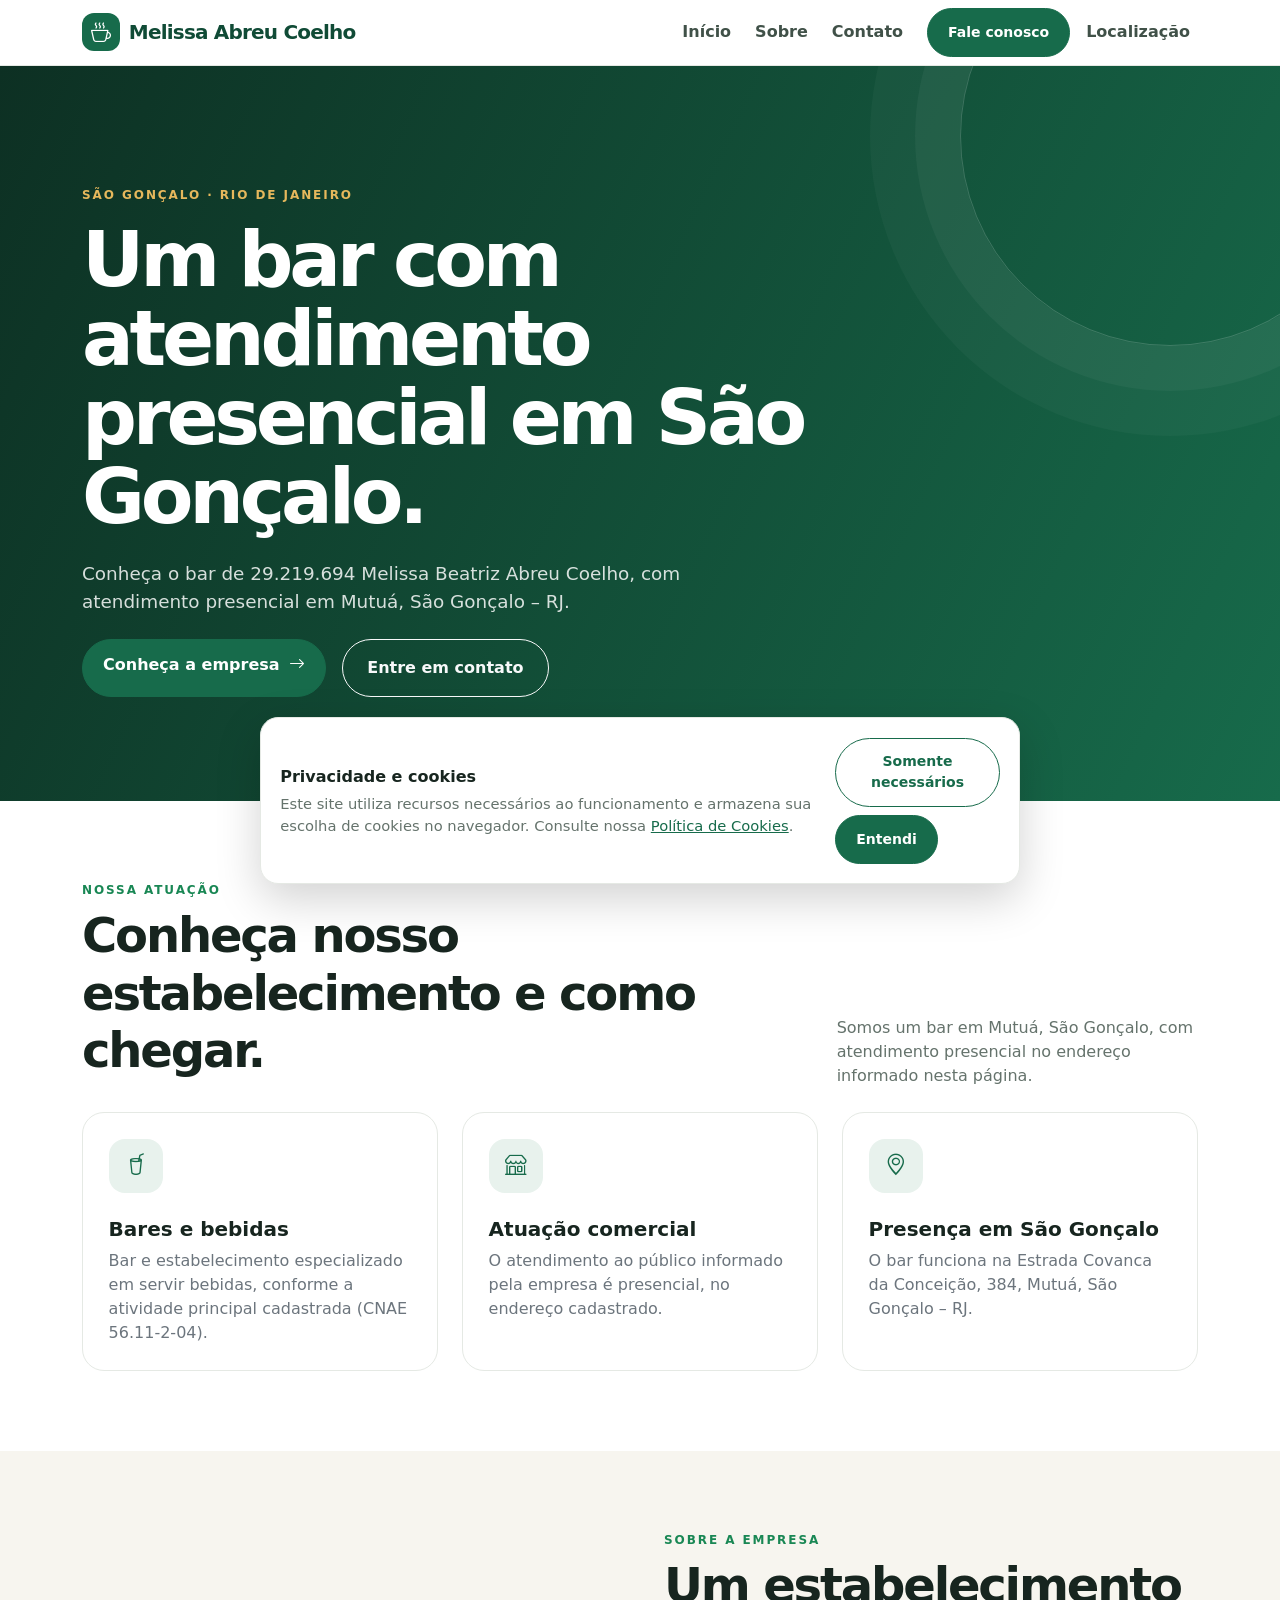
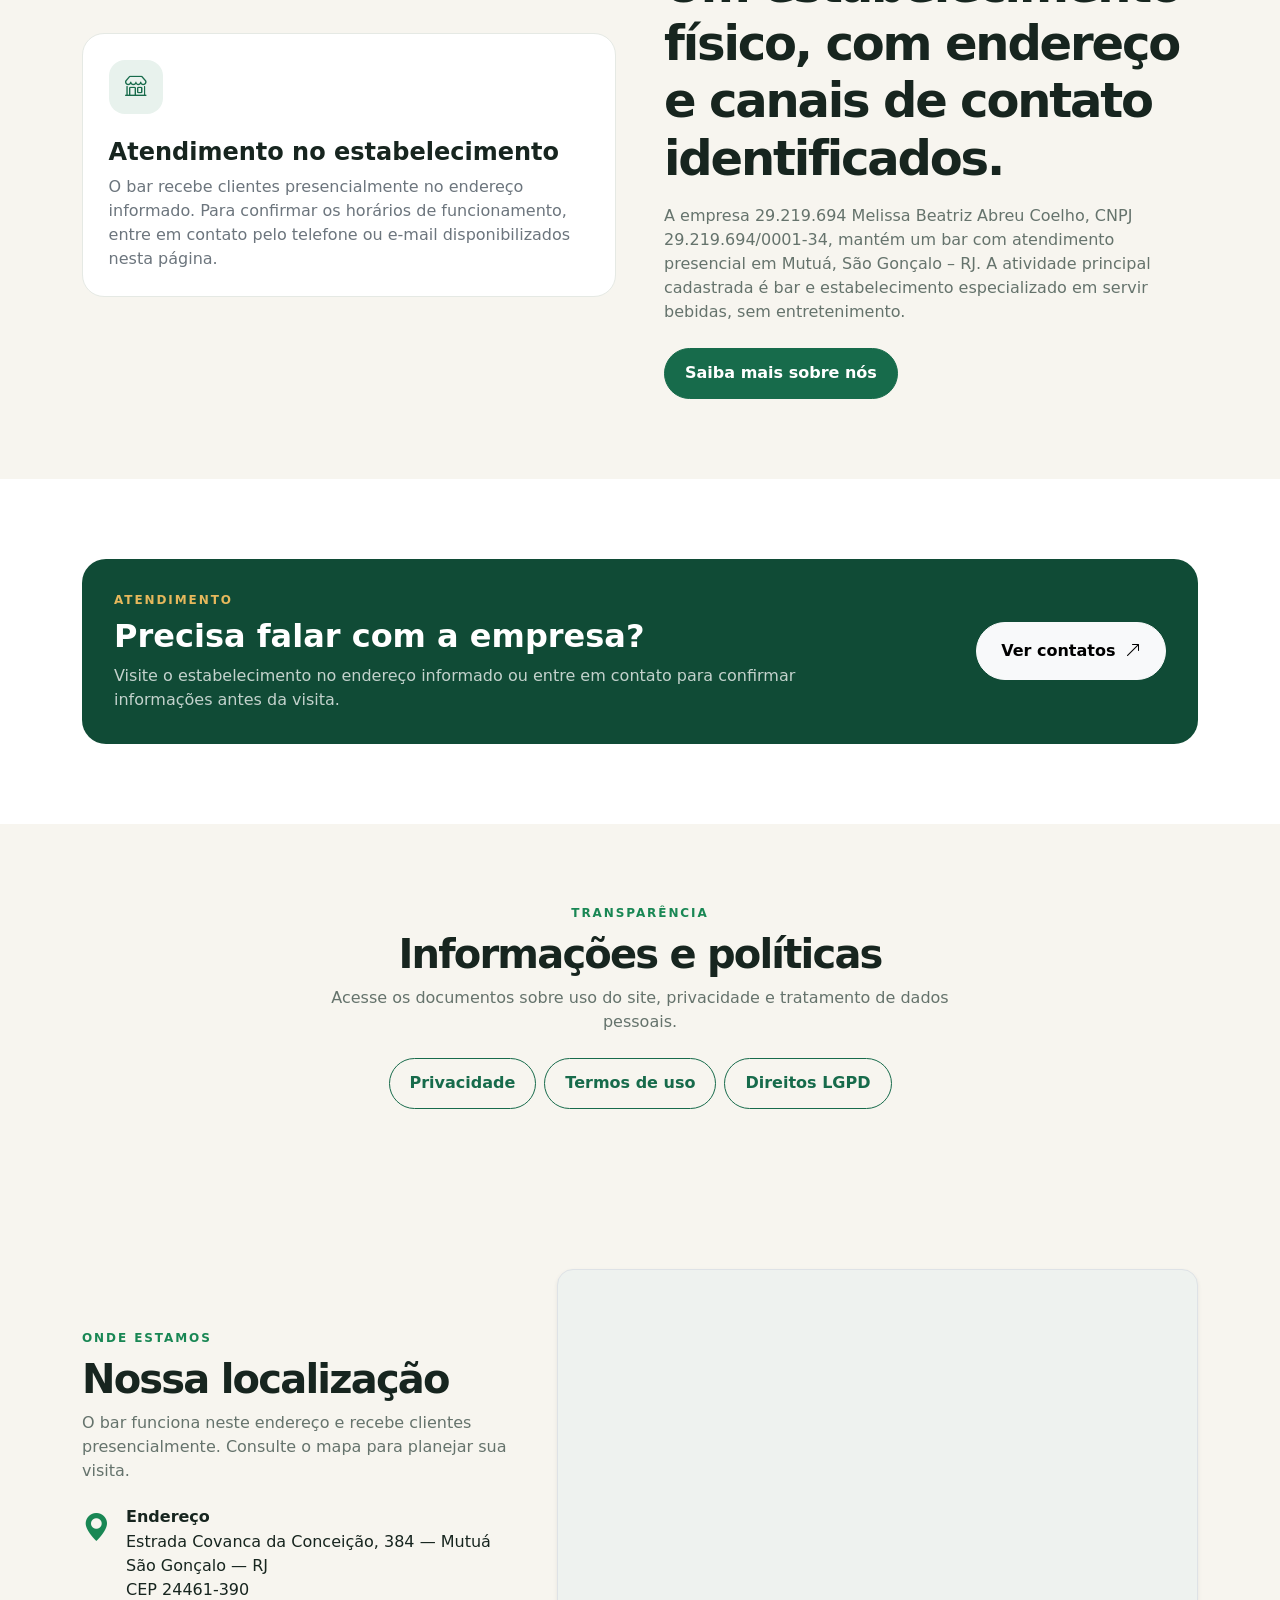
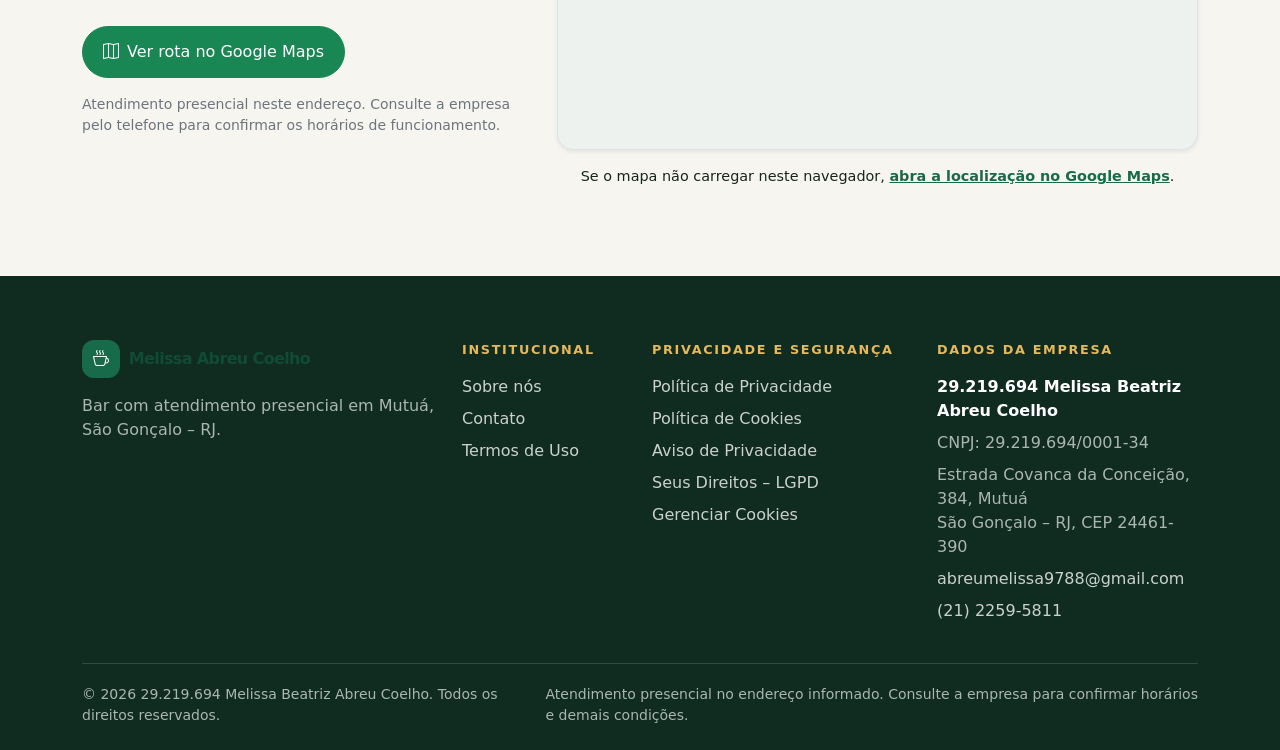
<file: index.html>
<!doctype html>
<html lang="pt-BR">
<head>
<meta charset="utf-8">
<meta name="viewport" content="width=device-width, initial-scale=1">
<meta name="description" content="Informações institucionais e canais de contato de 29.219.694 Melissa Beatriz Abreu Coelho, em São Gonçalo, RJ.">
<title>Início | 29.219.694 Melissa Beatriz Abreu Coelho</title>
<link href="https://cdn.jsdelivr.net/npm/bootstrap@5.3.3/dist/css/bootstrap.min.css" rel="stylesheet">
<link rel="stylesheet" href="https://cdn.jsdelivr.net/npm/bootstrap-icons@1.11.3/font/bootstrap-icons.min.css">
<link rel="stylesheet" href="assets/css/style.css">
</head>
<body>
<nav class="navbar navbar-expand-lg sticky-top">
 <div class="container">
  <a class="navbar-brand d-flex align-items-center" href="index.html"><span class="brand-mark"><i class="bi bi-cup-hot"></i></span><span>Melissa Abreu Coelho</span></a>
  <button class="navbar-toggler" type="button" data-bs-toggle="collapse" data-bs-target="#mainNav" aria-controls="mainNav" aria-expanded="false" aria-label="Abrir menu"><span class="navbar-toggler-icon"></span></button>
  <div class="collapse navbar-collapse" id="mainNav">
   <ul class="navbar-nav ms-auto align-items-lg-center gap-lg-2">
    <li class="nav-item"><a class="nav-link" href="index.html">Início</a></li>
    <li class="nav-item"><a class="nav-link" href="sobre.html">Sobre</a></li>
    <li class="nav-item"><a class="nav-link" href="contato.html">Contato</a></li>
    <li class="nav-item ms-lg-2"><a class="btn btn-brand btn-sm" href="contato.html">Fale conosco</a></li>
   <li class="nav-item"><a class="nav-link" href="#localizacao">Localização</a></li></ul>
  </div>
 </div>
</nav>

<main>
<section class="hero">
 <div class="container">
  <div class="eyebrow mb-3">São Gonçalo · Rio de Janeiro</div>
  <h1>Um bar com atendimento presencial em São Gonçalo.</h1>
  <p class="mt-4">Conheça o bar de 29.219.694 Melissa Beatriz Abreu Coelho, com atendimento presencial em Mutuá, São Gonçalo – RJ.</p>
  <div class="d-flex flex-wrap gap-3 mt-4">
   <a class="btn btn-brand" href="sobre.html">Conheça a empresa <i class="bi bi-arrow-right ms-1"></i></a>
   <a class="btn btn-outline-light rounded-pill px-4 py-3 fw-bold" href="contato.html">Entre em contato</a>
  </div>
  
 </div>
</section>
<section class="section">
 <div class="container">
  <div class="row align-items-end g-3 mb-4">
   <div class="col-lg-8"><div class="eyebrow text-success mb-2">Nossa atuação</div><h2 class="section-title display-5">Conheça nosso estabelecimento e como chegar.</h2></div>
   <div class="col-lg-4"><p class="section-lead mb-0">Somos um bar em Mutuá, São Gonçalo, com atendimento presencial no endereço informado nesta página.</p></div>
  </div>
  <div class="row g-4">
   <div class="col-md-4"><div class="feature-card"><div class="icon-tile mb-4"><i class="bi bi-cup-straw"></i></div><h3 class="h5 fw-bold">Bares e bebidas</h3><p class="text-secondary mb-0">Bar e estabelecimento especializado em servir bebidas, conforme a atividade principal cadastrada (CNAE 56.11-2-04).</p></div></div>
   <div class="col-md-4"><div class="feature-card"><div class="icon-tile mb-4"><i class="bi bi-shop"></i></div><h3 class="h5 fw-bold">Atuação comercial</h3><p class="text-secondary mb-0">O atendimento ao público informado pela empresa é presencial, no endereço cadastrado.</p></div></div>
   <div class="col-md-4"><div class="feature-card"><div class="icon-tile mb-4"><i class="bi bi-geo-alt"></i></div><h3 class="h5 fw-bold">Presença em São Gonçalo</h3><p class="text-secondary mb-0">O bar funciona na Estrada Covanca da Conceição, 384, Mutuá, São Gonçalo – RJ.</p></div></div>
  </div>
 </div>
</section>
<section class="section section-soft">
 <div class="container">
  <div class="row g-5 align-items-center">
   <div class="col-lg-6"><div class="feature-card h-100 d-flex flex-column justify-content-center"><div class="icon-tile mb-4"><i class="bi bi-shop"></i></div><h3 class="h4 fw-bold">Atendimento no estabelecimento</h3><p class="text-secondary mb-0">O bar recebe clientes presencialmente no endereço informado. Para confirmar os horários de funcionamento, entre em contato pelo telefone ou e-mail disponibilizados nesta página.</p></div></div>
   <div class="col-lg-6"><div class="eyebrow text-success mb-2">Sobre a empresa</div><h2 class="section-title display-5">Um estabelecimento físico, com endereço e canais de contato identificados.</h2><p class="section-lead mt-3">A empresa 29.219.694 Melissa Beatriz Abreu Coelho, CNPJ 29.219.694/0001-34, mantém um bar com atendimento presencial em Mutuá, São Gonçalo – RJ. A atividade principal cadastrada é bar e estabelecimento especializado em servir bebidas, sem entretenimento.</p><a href="sobre.html" class="btn btn-brand mt-2">Saiba mais sobre nós</a></div>
  </div>
 </div>
</section>
<section class="section">
 <div class="container"><div class="info-strip">
  <div class="row align-items-center g-3"><div class="col-lg-8"><div class="eyebrow">Atendimento</div><h2 class="h2 fw-bold mt-2">Precisa falar com a empresa?</h2><p class="mb-0">Visite o estabelecimento no endereço informado ou entre em contato para confirmar informações antes da visita.</p></div><div class="col-lg-4 text-lg-end"><a href="contato.html" class="btn btn-light rounded-pill fw-bold px-4 py-3">Ver contatos <i class="bi bi-arrow-up-right ms-1"></i></a></div></div>
 </div></div>
</section>


<section class="section section-soft">
 <div class="container text-center"><div class="eyebrow text-success mb-2">Transparência</div><h2 class="section-title display-6">Informações e políticas</h2><p class="section-lead mx-auto">Acesse os documentos sobre uso do site, privacidade e tratamento de dados pessoais.</p><div class="d-flex flex-wrap justify-content-center gap-2 mt-4"><a class="btn btn-outline-brand" href="privacidade.html">Privacidade</a><a class="btn btn-outline-brand" href="termos.html">Termos de uso</a><a class="btn btn-outline-brand" href="direitos-lgpd.html">Direitos LGPD</a></div></div>
</section>

<section class="section section-soft" id="localizacao">
  <div class="container">
    <div class="row align-items-center g-4">
      <div class="col-lg-5">
        <div class="eyebrow text-success mb-2">Onde estamos</div>
        <h2 class="section-title display-6">Nossa localização</h2>
        <p class="section-lead">O bar funciona neste endereço e recebe clientes presencialmente. Consulte o mapa para planejar sua visita.</p>
        <div class="d-flex align-items-start gap-3 mt-4">
          <i class="bi bi-geo-alt-fill fs-3 text-success"></i>
          <div>
            <h3 class="h6 fw-bold mb-1">Endereço</h3>
            <p class="mb-0">Estrada Covanca da Conceição, 384 — Mutuá<br>São Gonçalo — RJ<br>CEP 24461-390</p>
          </div>
        </div>
        <a class="btn btn-success mt-4" href="https://www.google.com/maps/search/?api=1&query=Estrada+Covanca+da+Conceicao%2C+384%2C+Mutua%2C+Sao+Goncalo%2C+RJ%2C+24461-390" target="_blank" rel="noopener noreferrer">
          <i class="bi bi-map me-2"></i>Ver rota no Google Maps
        </a>
        <p class="small text-secondary mt-3 mb-0">Atendimento presencial neste endereço. Consulte a empresa pelo telefone para confirmar os horários de funcionamento.</p>
      </div>
      <div class="col-lg-7">
        <div class="ratio ratio-4x3 rounded-4 overflow-hidden shadow-sm border">
<iframe
            title="Mapa de localização — Estrada Covanca da Conceição, 384, Mutuá, São Gonçalo, RJ"
            src="https://maps.google.com/maps?hl=pt-BR&q=Estrada%20Covanca%20da%20Conceicao%2C%20384%2C%20Mutua%2C%20Sao%20Goncalo%2C%20RJ%2C%2024461-390&z=16&output=embed"
            loading="eager"
            referrerpolicy="strict-origin-when-cross-origin"
            allowfullscreen
            width="100%"
            height="100%">
          </iframe>
        </div>
        <div class="map-fallback small text-center py-2 mt-2">
            Se o mapa não carregar neste navegador,
            <a href="https://www.google.com/maps/search/?api=1&amp;query=Estrada+Covanca+da+Conceicao+384+Mutua+Sao+Goncalo+RJ+24461-390" target="_blank" rel="noopener noreferrer">abra a localização no Google Maps</a>.
          </div>
      </div>
    </div>
  </div>
</section>

</main>

<footer class="site-footer">
 <div class="container">
  <div class="row g-4">
   <div class="col-lg-4">
    <a class="navbar-brand text-white d-inline-flex align-items-center mb-3" href="index.html"><span class="brand-mark"><i class="bi bi-cup-hot"></i></span><span>Melissa Abreu Coelho</span></a>
    <p class="footer-muted">Bar com atendimento presencial em Mutuá, São Gonçalo – RJ.</p>
   </div>
   <div class="col-6 col-lg-2">
    <div class="footer-heading">Institucional</div>
    <ul class="list-unstyled d-grid gap-2">
     <li><a href="sobre.html">Sobre nós</a></li><li><a href="contato.html">Contato</a></li><li><a href="termos.html">Termos de Uso</a></li>
    </ul>
   </div>
   <div class="col-6 col-lg-3">
    <div class="footer-heading">Privacidade e segurança</div>
    <ul class="list-unstyled d-grid gap-2">
     <li><a href="privacidade.html">Política de Privacidade</a></li><li><a href="cookies.html">Política de Cookies</a></li><li><a href="aviso-privacidade.html">Aviso de Privacidade</a></li><li><a href="direitos-lgpd.html">Seus Direitos – LGPD</a></li><li><a href="gerenciar-cookies.html">Gerenciar Cookies</a></li>
    </ul>
   </div>
   <div class="col-lg-3">
    <div class="footer-heading">Dados da empresa</div>
    <p class="footer-muted mb-2"><strong class="text-white">29.219.694 Melissa Beatriz Abreu Coelho</strong></p>
    <p class="footer-muted mb-2">CNPJ: 29.219.694/0001-34</p>
    <p class="footer-muted mb-2">Estrada Covanca da Conceição, 384, Mutuá<br>São Gonçalo – RJ, CEP 24461-390</p>
    <p class="footer-muted mb-2"><a href="mailto:abreumelissa9788@gmail.com">abreumelissa9788@gmail.com</a></p>
    <p class="footer-muted mb-0"><a href="tel:+552122595811">(21) 2259-5811</a></p>
   </div>
  </div>
  <div class="footer-bottom d-flex flex-column flex-md-row justify-content-between gap-2">
   <span class="footer-muted small">© <span class="year"></span> 29.219.694 Melissa Beatriz Abreu Coelho. Todos os direitos reservados.</span>
   <span class="footer-muted small">Atendimento presencial no endereço informado. Consulte a empresa para confirmar horários e demais condições.</span>
  </div>
 </div>


</footer>
<div class="cookie-banner" id="cookieBanner" role="dialog" aria-label="Preferências de cookies">
 <div class="d-flex flex-column flex-md-row gap-3 align-items-md-center justify-content-between">
  <div><strong>Privacidade e cookies</strong><p class="mb-0 mt-1">Este site utiliza recursos necessários ao funcionamento e armazena sua escolha de cookies no navegador. Consulte nossa <a href="cookies.html">Política de Cookies</a>.</p></div>
  <div class="d-flex flex-wrap gap-2">
   <button class="btn btn-sm btn-outline-brand" id="rejectCookies">Somente necessários</button>
   <button class="btn btn-sm btn-brand" id="acceptCookies">Entendi</button>
  </div>
 </div>
</div>

<script src="https://cdn.jsdelivr.net/npm/bootstrap@5.3.3/dist/js/bootstrap.bundle.min.js"></script>
<script src="assets/js/main.js"></script>
<script>document.querySelectorAll('.year').forEach(el => el.textContent = new Date().getFullYear());</script>
</body></html>
</file>
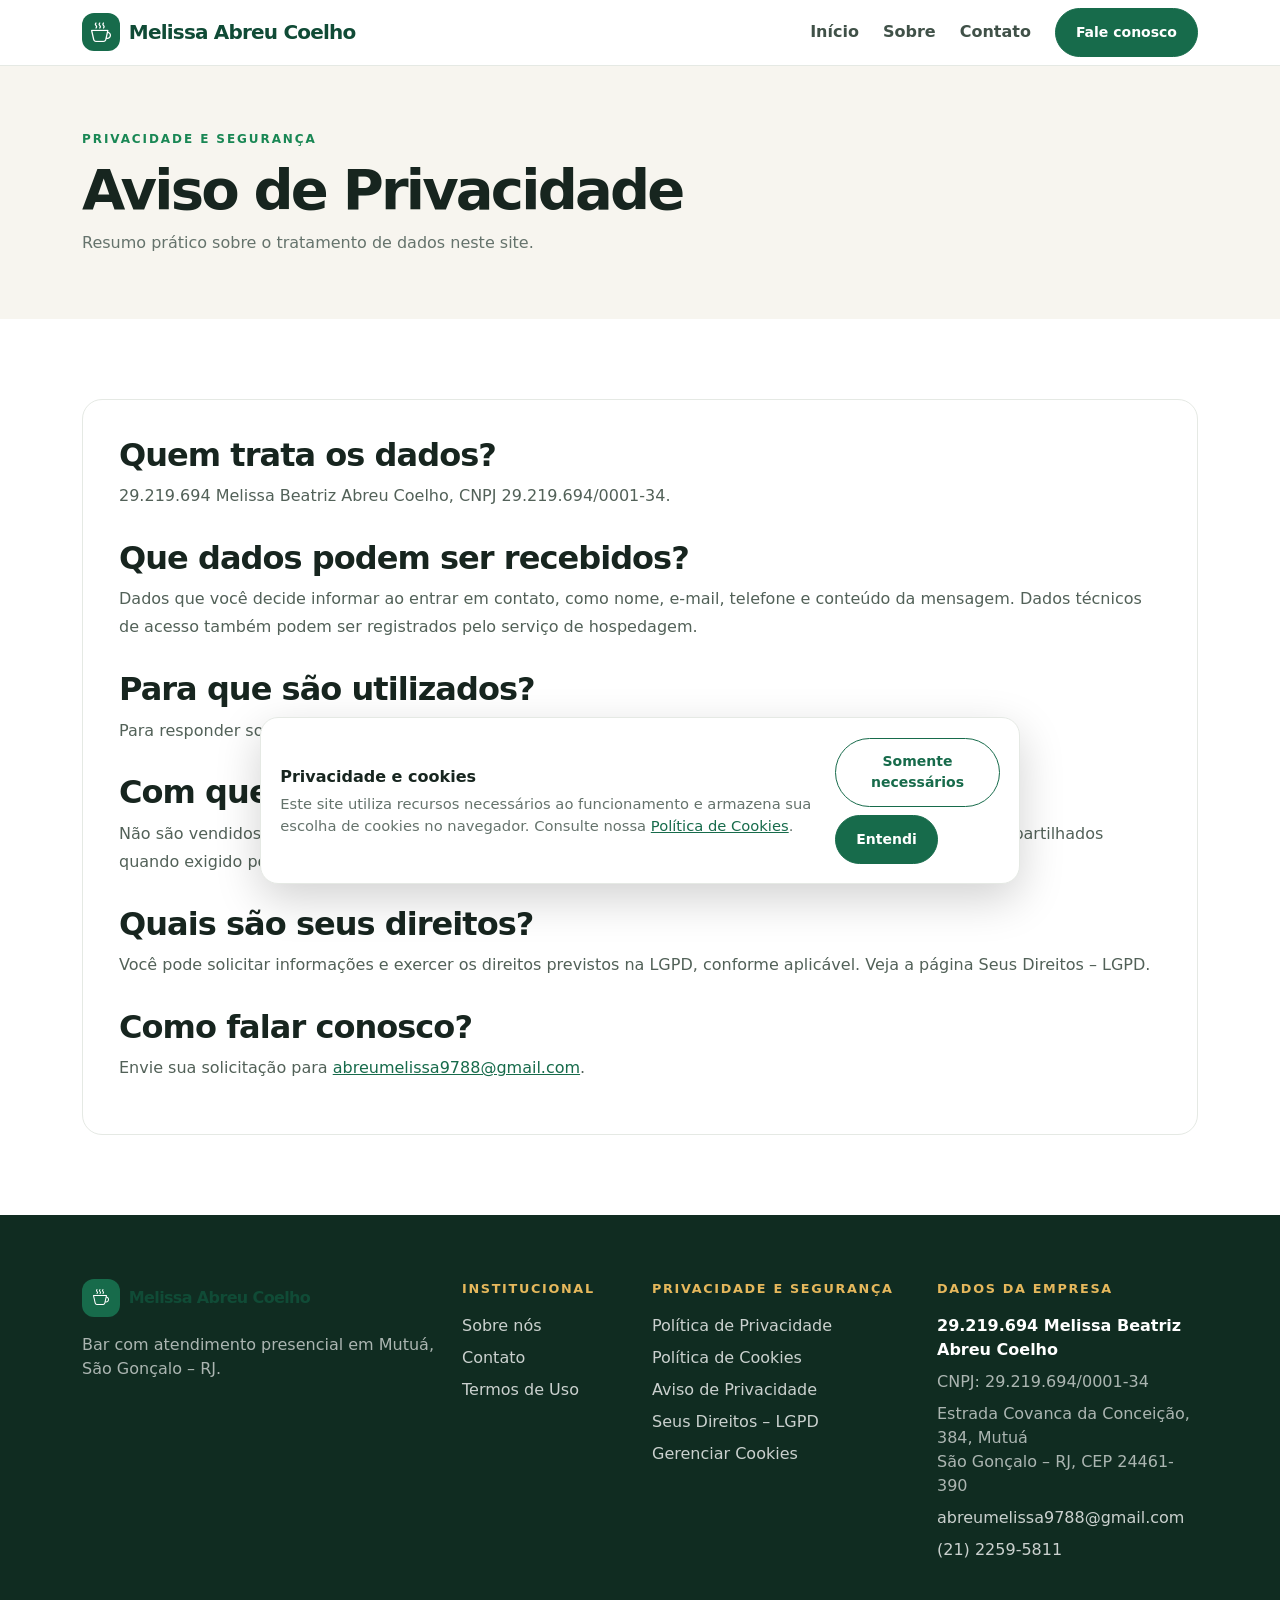
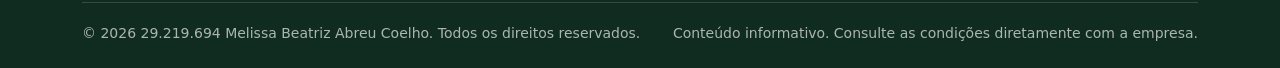
<file: aviso-privacidade.html>
<!doctype html>
<html lang="pt-BR">
<head>
<meta charset="utf-8">
<meta name="viewport" content="width=device-width, initial-scale=1">
<meta name="description" content="Informações institucionais e canais de contato de 29.219.694 Melissa Beatriz Abreu Coelho, em São Gonçalo, RJ.">
<title>Aviso de Privacidade | 29.219.694 Melissa Beatriz Abreu Coelho</title>
<link href="https://cdn.jsdelivr.net/npm/bootstrap@5.3.3/dist/css/bootstrap.min.css" rel="stylesheet">
<link rel="stylesheet" href="https://cdn.jsdelivr.net/npm/bootstrap-icons@1.11.3/font/bootstrap-icons.min.css">
<link rel="stylesheet" href="assets/css/style.css">
</head>
<body>
<nav class="navbar navbar-expand-lg sticky-top">
 <div class="container">
  <a class="navbar-brand d-flex align-items-center" href="index.html"><span class="brand-mark"><i class="bi bi-cup-hot"></i></span><span>Melissa Abreu Coelho</span></a>
  <button class="navbar-toggler" type="button" data-bs-toggle="collapse" data-bs-target="#mainNav" aria-controls="mainNav" aria-expanded="false" aria-label="Abrir menu"><span class="navbar-toggler-icon"></span></button>
  <div class="collapse navbar-collapse" id="mainNav">
   <ul class="navbar-nav ms-auto align-items-lg-center gap-lg-2">
    <li class="nav-item"><a class="nav-link" href="index.html">Início</a></li>
    <li class="nav-item"><a class="nav-link" href="sobre.html">Sobre</a></li>
    <li class="nav-item"><a class="nav-link" href="contato.html">Contato</a></li>
    <li class="nav-item ms-lg-2"><a class="btn btn-brand btn-sm" href="contato.html">Fale conosco</a></li>
   </ul>
  </div>
 </div>
</nav>

<div class="page-hero"><div class="container"><div class="eyebrow text-success">Privacidade e segurança</div><h1 class="display-4 mt-2">Aviso de Privacidade</h1><p class="section-lead">Resumo prático sobre o tratamento de dados neste site.</p></div></div>
<main class="section"><div class="container"><article class="content-card">
<h2>Quem trata os dados?</h2><p>29.219.694 Melissa Beatriz Abreu Coelho, CNPJ 29.219.694/0001-34.</p>
<h2>Que dados podem ser recebidos?</h2><p>Dados que você decide informar ao entrar em contato, como nome, e-mail, telefone e conteúdo da mensagem. Dados técnicos de acesso também podem ser registrados pelo serviço de hospedagem.</p>
<h2>Para que são utilizados?</h2><p>Para responder solicitações, prestar informações, manter a segurança do site e cumprir obrigações legais.</p>
<h2>Com quem são compartilhados?</h2><p>Não são vendidos. Podem ser tratados por fornecedores técnicos necessários ao funcionamento do site ou compartilhados quando exigido por lei.</p>
<h2>Quais são seus direitos?</h2><p>Você pode solicitar informações e exercer os direitos previstos na LGPD, conforme aplicável. Veja a página Seus Direitos – LGPD.</p>
<h2>Como falar conosco?</h2><p>Envie sua solicitação para <a href="mailto:abreumelissa9788@gmail.com">abreumelissa9788@gmail.com</a>.</p>
</article></div></main>

<footer class="site-footer">
 <div class="container">
  <div class="row g-4">
   <div class="col-lg-4">
    <a class="navbar-brand text-white d-inline-flex align-items-center mb-3" href="index.html"><span class="brand-mark"><i class="bi bi-cup-hot"></i></span><span>Melissa Abreu Coelho</span></a>
    <p class="footer-muted">Bar com atendimento presencial em Mutuá, São Gonçalo – RJ.</p>
   </div>
   <div class="col-6 col-lg-2">
    <div class="footer-heading">Institucional</div>
    <ul class="list-unstyled d-grid gap-2">
     <li><a href="sobre.html">Sobre nós</a></li><li><a href="contato.html">Contato</a></li><li><a href="termos.html">Termos de Uso</a></li>
    </ul>
   </div>
   <div class="col-6 col-lg-3">
    <div class="footer-heading">Privacidade e segurança</div>
    <ul class="list-unstyled d-grid gap-2">
     <li><a href="privacidade.html">Política de Privacidade</a></li><li><a href="cookies.html">Política de Cookies</a></li><li><a href="aviso-privacidade.html">Aviso de Privacidade</a></li><li><a href="direitos-lgpd.html">Seus Direitos – LGPD</a></li><li><a href="gerenciar-cookies.html">Gerenciar Cookies</a></li>
    </ul>
   </div>
   <div class="col-lg-3">
    <div class="footer-heading">Dados da empresa</div>
    <p class="footer-muted mb-2"><strong class="text-white">29.219.694 Melissa Beatriz Abreu Coelho</strong></p>
    <p class="footer-muted mb-2">CNPJ: 29.219.694/0001-34</p>
    <p class="footer-muted mb-2">Estrada Covanca da Conceição, 384, Mutuá<br>São Gonçalo – RJ, CEP 24461-390</p>
    <p class="footer-muted mb-2"><a href="mailto:abreumelissa9788@gmail.com">abreumelissa9788@gmail.com</a></p>
    <p class="footer-muted mb-0"><a href="tel:+552122595811">(21) 2259-5811</a></p>
   </div>
  </div>
  <div class="footer-bottom d-flex flex-column flex-md-row justify-content-between gap-2">
   <span class="footer-muted small">© <span class="year"></span> 29.219.694 Melissa Beatriz Abreu Coelho. Todos os direitos reservados.</span>
   <span class="footer-muted small">Conteúdo informativo. Consulte as condições diretamente com a empresa.</span>
  </div>
 </div>
</footer>
<div class="cookie-banner" id="cookieBanner" role="dialog" aria-label="Preferências de cookies">
 <div class="d-flex flex-column flex-md-row gap-3 align-items-md-center justify-content-between">
  <div><strong>Privacidade e cookies</strong><p class="mb-0 mt-1">Este site utiliza recursos necessários ao funcionamento e armazena sua escolha de cookies no navegador. Consulte nossa <a href="cookies.html">Política de Cookies</a>.</p></div>
  <div class="d-flex flex-wrap gap-2">
   <button class="btn btn-sm btn-outline-brand" id="rejectCookies">Somente necessários</button>
   <button class="btn btn-sm btn-brand" id="acceptCookies">Entendi</button>
  </div>
 </div>
</div>

<script src="https://cdn.jsdelivr.net/npm/bootstrap@5.3.3/dist/js/bootstrap.bundle.min.js"></script>
<script src="assets/js/main.js"></script>
<script>document.querySelectorAll('.year').forEach(el => el.textContent = new Date().getFullYear());</script>
</body></html>
</file>
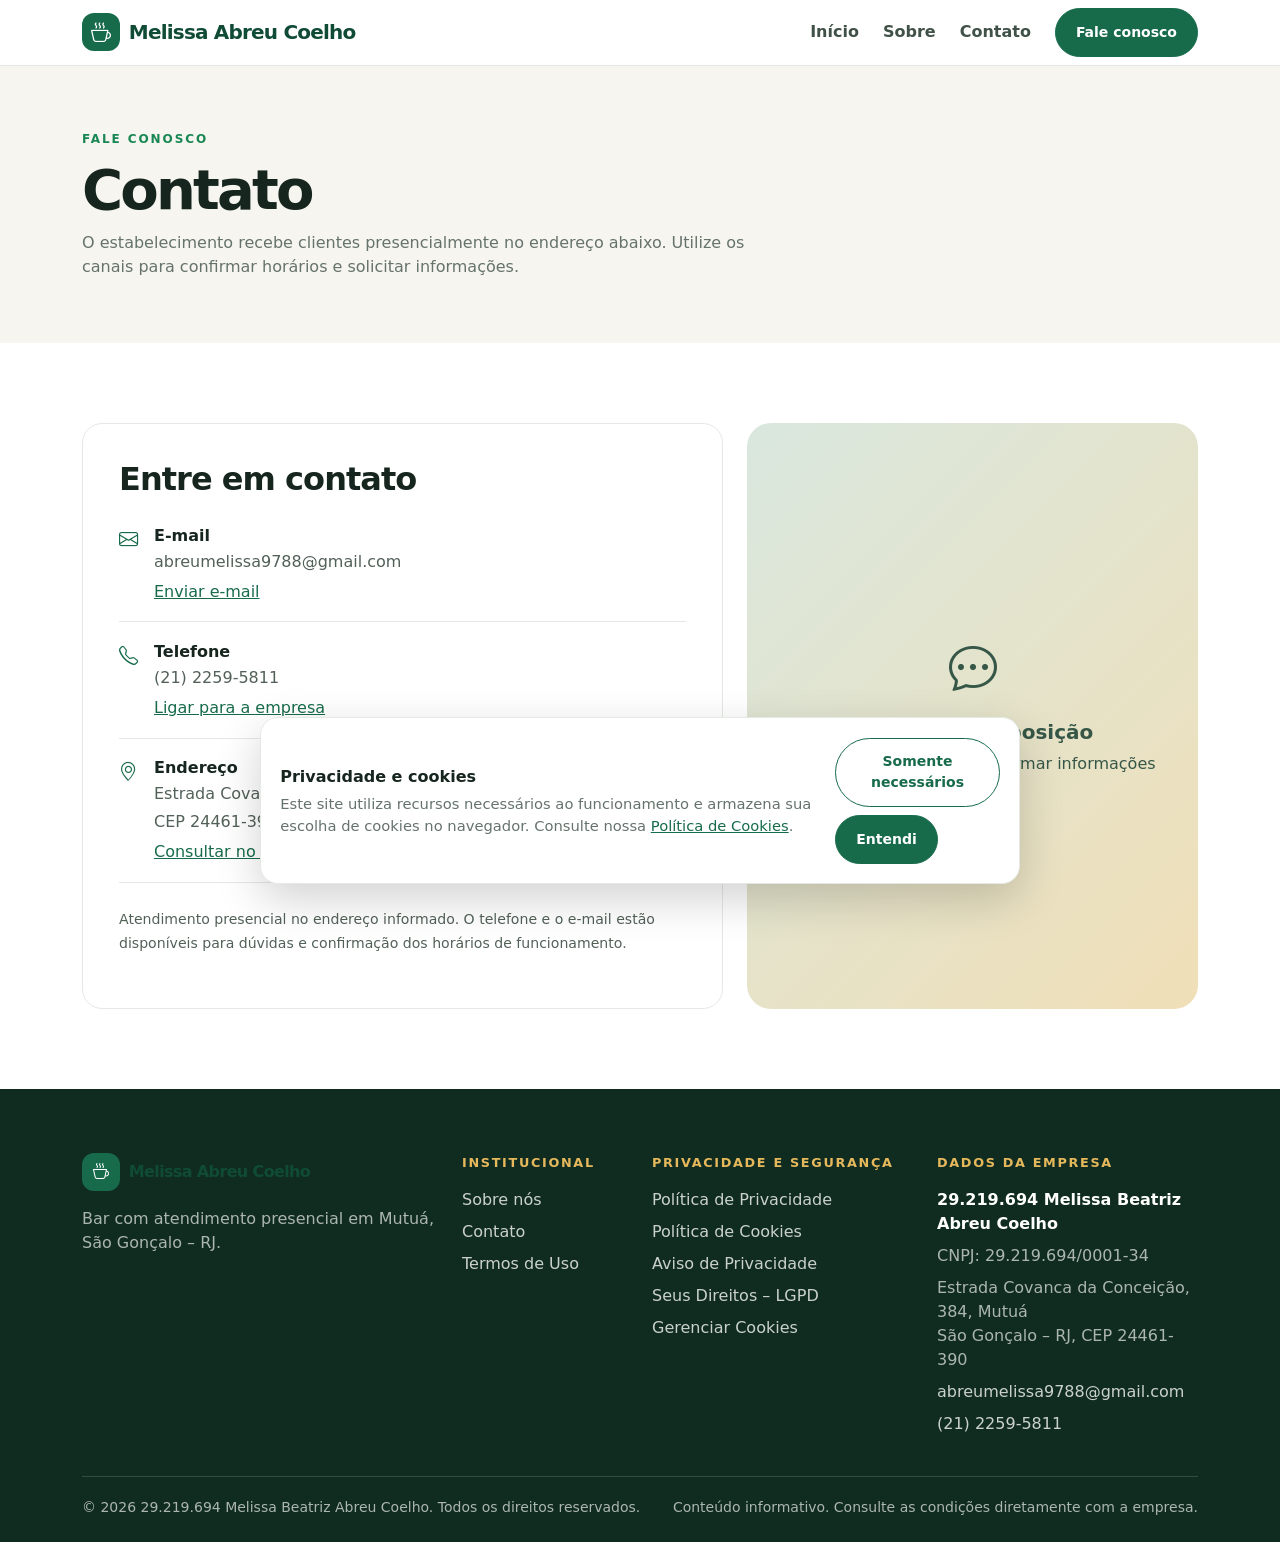
<file: contato.html>
<!doctype html>
<html lang="pt-BR">
<head>
<meta charset="utf-8">
<meta name="viewport" content="width=device-width, initial-scale=1">
<meta name="description" content="Informações institucionais e canais de contato de 29.219.694 Melissa Beatriz Abreu Coelho, em São Gonçalo, RJ.">
<title>Contato | 29.219.694 Melissa Beatriz Abreu Coelho</title>
<link href="https://cdn.jsdelivr.net/npm/bootstrap@5.3.3/dist/css/bootstrap.min.css" rel="stylesheet">
<link rel="stylesheet" href="https://cdn.jsdelivr.net/npm/bootstrap-icons@1.11.3/font/bootstrap-icons.min.css">
<link rel="stylesheet" href="assets/css/style.css">
</head>
<body>
<nav class="navbar navbar-expand-lg sticky-top">
 <div class="container">
  <a class="navbar-brand d-flex align-items-center" href="index.html"><span class="brand-mark"><i class="bi bi-cup-hot"></i></span><span>Melissa Abreu Coelho</span></a>
  <button class="navbar-toggler" type="button" data-bs-toggle="collapse" data-bs-target="#mainNav" aria-controls="mainNav" aria-expanded="false" aria-label="Abrir menu"><span class="navbar-toggler-icon"></span></button>
  <div class="collapse navbar-collapse" id="mainNav">
   <ul class="navbar-nav ms-auto align-items-lg-center gap-lg-2">
    <li class="nav-item"><a class="nav-link" href="index.html">Início</a></li>
    <li class="nav-item"><a class="nav-link" href="sobre.html">Sobre</a></li>
    <li class="nav-item"><a class="nav-link" href="contato.html">Contato</a></li>
    <li class="nav-item ms-lg-2"><a class="btn btn-brand btn-sm" href="contato.html">Fale conosco</a></li>
   </ul>
  </div>
 </div>
</nav>

<div class="page-hero"><div class="container"><div class="eyebrow text-success">Fale conosco</div><h1 class="display-4 mt-2">Contato</h1><p class="section-lead">O estabelecimento recebe clientes presencialmente no endereço abaixo. Utilize os canais para confirmar horários e solicitar informações.</p></div></div>
<main class="section"><div class="container"><div class="row g-4"><div class="col-lg-7"><div class="content-card">
<h2>Entre em contato</h2>
<div class="contact-item"><i class="bi bi-envelope"></i><div><strong>E-mail</strong><p class="mb-1">abreumelissa9788@gmail.com</p><a href="mailto:abreumelissa9788@gmail.com">Enviar e-mail</a></div></div>
<div class="contact-item"><i class="bi bi-telephone"></i><div><strong>Telefone</strong><p class="mb-1">(21) 2259-5811</p><a href="tel:+552122595811">Ligar para a empresa</a></div></div>
<div class="contact-item"><i class="bi bi-geo-alt"></i><div><strong>Endereço</strong><p class="mb-1">Estrada Covanca da Conceição, 384, Mutuá, São Gonçalo – RJ, CEP 24461-390</p><a href="https://www.google.com/maps/search/?api=1&query=Estrada%20Covanca%20da%20Conceicao%2C%20384%2C%20Mutua%2C%20Sao%20Goncalo%20RJ" target="_blank" rel="noopener">Consultar no Google Maps</a></div></div>
<p class="small-note mt-4">Atendimento presencial no endereço informado. O telefone e o e-mail estão disponíveis para dúvidas e confirmação dos horários de funcionamento.</p>
</div></div><div class="col-lg-5"><div class="photo-placeholder h-100"><div><i class="bi bi-chat-dots"></i><h3 class="h5 fw-bold mt-3">Estamos à disposição</h3><p class="mb-0">Entre em contato para confirmar informações comerciais.</p></div></div></div></div></div></main>

<footer class="site-footer">
 <div class="container">
  <div class="row g-4">
   <div class="col-lg-4">
    <a class="navbar-brand text-white d-inline-flex align-items-center mb-3" href="index.html"><span class="brand-mark"><i class="bi bi-cup-hot"></i></span><span>Melissa Abreu Coelho</span></a>
    <p class="footer-muted">Bar com atendimento presencial em Mutuá, São Gonçalo – RJ.</p>
   </div>
   <div class="col-6 col-lg-2">
    <div class="footer-heading">Institucional</div>
    <ul class="list-unstyled d-grid gap-2">
     <li><a href="sobre.html">Sobre nós</a></li><li><a href="contato.html">Contato</a></li><li><a href="termos.html">Termos de Uso</a></li>
    </ul>
   </div>
   <div class="col-6 col-lg-3">
    <div class="footer-heading">Privacidade e segurança</div>
    <ul class="list-unstyled d-grid gap-2">
     <li><a href="privacidade.html">Política de Privacidade</a></li><li><a href="cookies.html">Política de Cookies</a></li><li><a href="aviso-privacidade.html">Aviso de Privacidade</a></li><li><a href="direitos-lgpd.html">Seus Direitos – LGPD</a></li><li><a href="gerenciar-cookies.html">Gerenciar Cookies</a></li>
    </ul>
   </div>
   <div class="col-lg-3">
    <div class="footer-heading">Dados da empresa</div>
    <p class="footer-muted mb-2"><strong class="text-white">29.219.694 Melissa Beatriz Abreu Coelho</strong></p>
    <p class="footer-muted mb-2">CNPJ: 29.219.694/0001-34</p>
    <p class="footer-muted mb-2">Estrada Covanca da Conceição, 384, Mutuá<br>São Gonçalo – RJ, CEP 24461-390</p>
    <p class="footer-muted mb-2"><a href="mailto:abreumelissa9788@gmail.com">abreumelissa9788@gmail.com</a></p>
    <p class="footer-muted mb-0"><a href="tel:+552122595811">(21) 2259-5811</a></p>
   </div>
  </div>
  <div class="footer-bottom d-flex flex-column flex-md-row justify-content-between gap-2">
   <span class="footer-muted small">© <span class="year"></span> 29.219.694 Melissa Beatriz Abreu Coelho. Todos os direitos reservados.</span>
   <span class="footer-muted small">Conteúdo informativo. Consulte as condições diretamente com a empresa.</span>
  </div>
 </div>
</footer>
<div class="cookie-banner" id="cookieBanner" role="dialog" aria-label="Preferências de cookies">
 <div class="d-flex flex-column flex-md-row gap-3 align-items-md-center justify-content-between">
  <div><strong>Privacidade e cookies</strong><p class="mb-0 mt-1">Este site utiliza recursos necessários ao funcionamento e armazena sua escolha de cookies no navegador. Consulte nossa <a href="cookies.html">Política de Cookies</a>.</p></div>
  <div class="d-flex flex-wrap gap-2">
   <button class="btn btn-sm btn-outline-brand" id="rejectCookies">Somente necessários</button>
   <button class="btn btn-sm btn-brand" id="acceptCookies">Entendi</button>
  </div>
 </div>
</div>

<script src="https://cdn.jsdelivr.net/npm/bootstrap@5.3.3/dist/js/bootstrap.bundle.min.js"></script>
<script src="assets/js/main.js"></script>
<script>document.querySelectorAll('.year').forEach(el => el.textContent = new Date().getFullYear());</script>
</body></html>
</file>
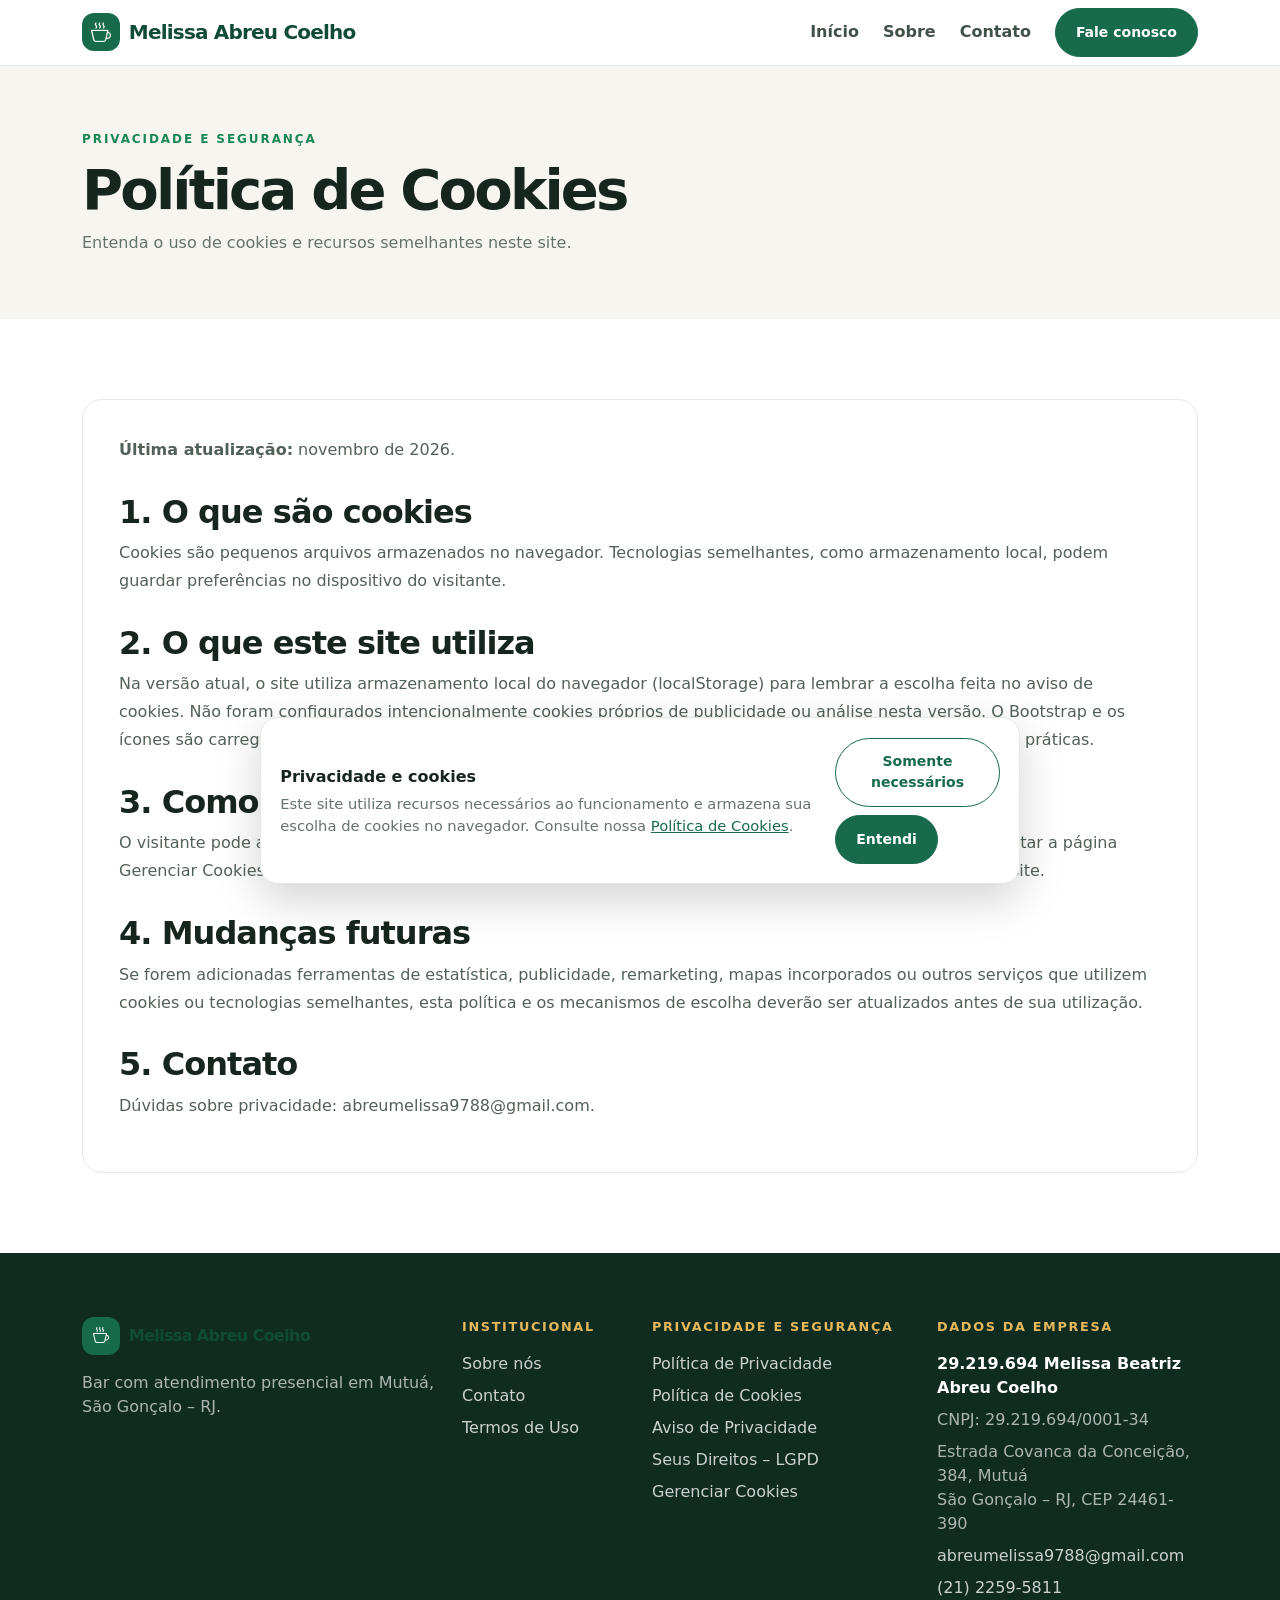
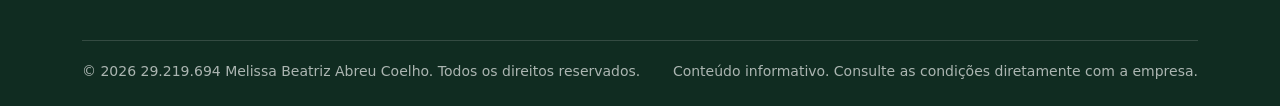
<file: cookies.html>
<!doctype html>
<html lang="pt-BR">
<head>
<meta charset="utf-8">
<meta name="viewport" content="width=device-width, initial-scale=1">
<meta name="description" content="Informações institucionais e canais de contato de 29.219.694 Melissa Beatriz Abreu Coelho, em São Gonçalo, RJ.">
<title>Política de Cookies | 29.219.694 Melissa Beatriz Abreu Coelho</title>
<link href="https://cdn.jsdelivr.net/npm/bootstrap@5.3.3/dist/css/bootstrap.min.css" rel="stylesheet">
<link rel="stylesheet" href="https://cdn.jsdelivr.net/npm/bootstrap-icons@1.11.3/font/bootstrap-icons.min.css">
<link rel="stylesheet" href="assets/css/style.css">
</head>
<body>
<nav class="navbar navbar-expand-lg sticky-top">
 <div class="container">
  <a class="navbar-brand d-flex align-items-center" href="index.html"><span class="brand-mark"><i class="bi bi-cup-hot"></i></span><span>Melissa Abreu Coelho</span></a>
  <button class="navbar-toggler" type="button" data-bs-toggle="collapse" data-bs-target="#mainNav" aria-controls="mainNav" aria-expanded="false" aria-label="Abrir menu"><span class="navbar-toggler-icon"></span></button>
  <div class="collapse navbar-collapse" id="mainNav">
   <ul class="navbar-nav ms-auto align-items-lg-center gap-lg-2">
    <li class="nav-item"><a class="nav-link" href="index.html">Início</a></li>
    <li class="nav-item"><a class="nav-link" href="sobre.html">Sobre</a></li>
    <li class="nav-item"><a class="nav-link" href="contato.html">Contato</a></li>
    <li class="nav-item ms-lg-2"><a class="btn btn-brand btn-sm" href="contato.html">Fale conosco</a></li>
   </ul>
  </div>
 </div>
</nav>

<div class="page-hero"><div class="container"><div class="eyebrow text-success">Privacidade e segurança</div><h1 class="display-4 mt-2">Política de Cookies</h1><p class="section-lead">Entenda o uso de cookies e recursos semelhantes neste site.</p></div></div>
<main class="section"><div class="container"><article class="content-card">
<p><strong>Última atualização:</strong> novembro de 2026.</p>
<h2>1. O que são cookies</h2><p>Cookies são pequenos arquivos armazenados no navegador. Tecnologias semelhantes, como armazenamento local, podem guardar preferências no dispositivo do visitante.</p>
<h2>2. O que este site utiliza</h2><p>Na versão atual, o site utiliza armazenamento local do navegador (localStorage) para lembrar a escolha feita no aviso de cookies. Não foram configurados intencionalmente cookies próprios de publicidade ou análise nesta versão. O Bootstrap e os ícones são carregados por CDN externa, que poderá receber dados técnicos de conexão conforme suas próprias práticas.</p>
<h2>3. Como gerenciar</h2><p>O visitante pode apagar os dados armazenados pelo site nas configurações do navegador. Também pode consultar a página Gerenciar Cookies. Bloquear recursos essenciais pode afetar a apresentação ou o funcionamento de partes do site.</p>
<h2>4. Mudanças futuras</h2><p>Se forem adicionadas ferramentas de estatística, publicidade, remarketing, mapas incorporados ou outros serviços que utilizem cookies ou tecnologias semelhantes, esta política e os mecanismos de escolha deverão ser atualizados antes de sua utilização.</p>
<h2>5. Contato</h2><p>Dúvidas sobre privacidade: abreumelissa9788@gmail.com.</p>
</article></div></main>

<footer class="site-footer">
 <div class="container">
  <div class="row g-4">
   <div class="col-lg-4">
    <a class="navbar-brand text-white d-inline-flex align-items-center mb-3" href="index.html"><span class="brand-mark"><i class="bi bi-cup-hot"></i></span><span>Melissa Abreu Coelho</span></a>
    <p class="footer-muted">Bar com atendimento presencial em Mutuá, São Gonçalo – RJ.</p>
   </div>
   <div class="col-6 col-lg-2">
    <div class="footer-heading">Institucional</div>
    <ul class="list-unstyled d-grid gap-2">
     <li><a href="sobre.html">Sobre nós</a></li><li><a href="contato.html">Contato</a></li><li><a href="termos.html">Termos de Uso</a></li>
    </ul>
   </div>
   <div class="col-6 col-lg-3">
    <div class="footer-heading">Privacidade e segurança</div>
    <ul class="list-unstyled d-grid gap-2">
     <li><a href="privacidade.html">Política de Privacidade</a></li><li><a href="cookies.html">Política de Cookies</a></li><li><a href="aviso-privacidade.html">Aviso de Privacidade</a></li><li><a href="direitos-lgpd.html">Seus Direitos – LGPD</a></li><li><a href="gerenciar-cookies.html">Gerenciar Cookies</a></li>
    </ul>
   </div>
   <div class="col-lg-3">
    <div class="footer-heading">Dados da empresa</div>
    <p class="footer-muted mb-2"><strong class="text-white">29.219.694 Melissa Beatriz Abreu Coelho</strong></p>
    <p class="footer-muted mb-2">CNPJ: 29.219.694/0001-34</p>
    <p class="footer-muted mb-2">Estrada Covanca da Conceição, 384, Mutuá<br>São Gonçalo – RJ, CEP 24461-390</p>
    <p class="footer-muted mb-2"><a href="mailto:abreumelissa9788@gmail.com">abreumelissa9788@gmail.com</a></p>
    <p class="footer-muted mb-0"><a href="tel:+552122595811">(21) 2259-5811</a></p>
   </div>
  </div>
  <div class="footer-bottom d-flex flex-column flex-md-row justify-content-between gap-2">
   <span class="footer-muted small">© <span class="year"></span> 29.219.694 Melissa Beatriz Abreu Coelho. Todos os direitos reservados.</span>
   <span class="footer-muted small">Conteúdo informativo. Consulte as condições diretamente com a empresa.</span>
  </div>
 </div>
</footer>
<div class="cookie-banner" id="cookieBanner" role="dialog" aria-label="Preferências de cookies">
 <div class="d-flex flex-column flex-md-row gap-3 align-items-md-center justify-content-between">
  <div><strong>Privacidade e cookies</strong><p class="mb-0 mt-1">Este site utiliza recursos necessários ao funcionamento e armazena sua escolha de cookies no navegador. Consulte nossa <a href="cookies.html">Política de Cookies</a>.</p></div>
  <div class="d-flex flex-wrap gap-2">
   <button class="btn btn-sm btn-outline-brand" id="rejectCookies">Somente necessários</button>
   <button class="btn btn-sm btn-brand" id="acceptCookies">Entendi</button>
  </div>
 </div>
</div>

<script src="https://cdn.jsdelivr.net/npm/bootstrap@5.3.3/dist/js/bootstrap.bundle.min.js"></script>
<script src="assets/js/main.js"></script>
<script>document.querySelectorAll('.year').forEach(el => el.textContent = new Date().getFullYear());</script>
</body></html>
</file>
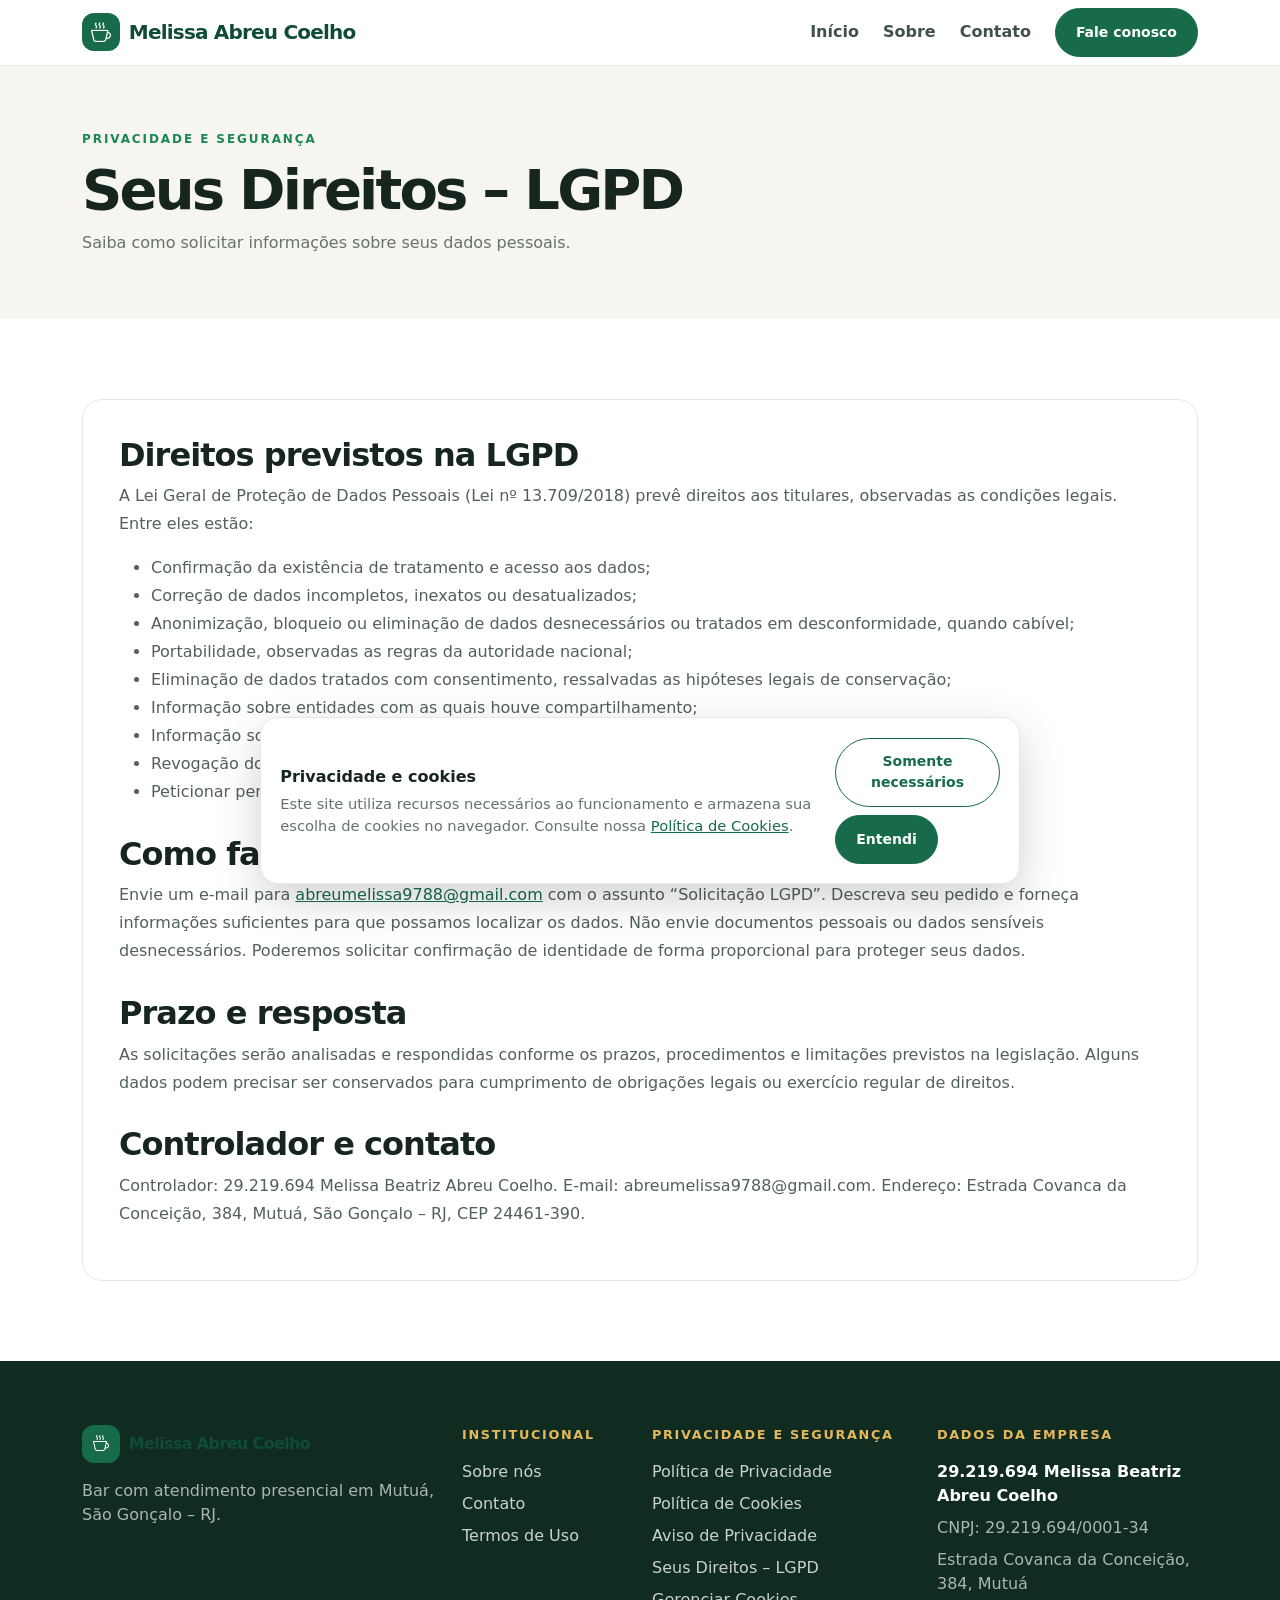
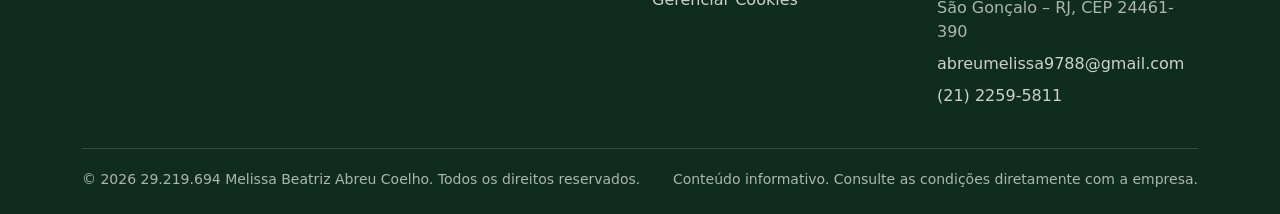
<file: direitos-lgpd.html>
<!doctype html>
<html lang="pt-BR">
<head>
<meta charset="utf-8">
<meta name="viewport" content="width=device-width, initial-scale=1">
<meta name="description" content="Informações institucionais e canais de contato de 29.219.694 Melissa Beatriz Abreu Coelho, em São Gonçalo, RJ.">
<title>Seus Direitos – LGPD | 29.219.694 Melissa Beatriz Abreu Coelho</title>
<link href="https://cdn.jsdelivr.net/npm/bootstrap@5.3.3/dist/css/bootstrap.min.css" rel="stylesheet">
<link rel="stylesheet" href="https://cdn.jsdelivr.net/npm/bootstrap-icons@1.11.3/font/bootstrap-icons.min.css">
<link rel="stylesheet" href="assets/css/style.css">
</head>
<body>
<nav class="navbar navbar-expand-lg sticky-top">
 <div class="container">
  <a class="navbar-brand d-flex align-items-center" href="index.html"><span class="brand-mark"><i class="bi bi-cup-hot"></i></span><span>Melissa Abreu Coelho</span></a>
  <button class="navbar-toggler" type="button" data-bs-toggle="collapse" data-bs-target="#mainNav" aria-controls="mainNav" aria-expanded="false" aria-label="Abrir menu"><span class="navbar-toggler-icon"></span></button>
  <div class="collapse navbar-collapse" id="mainNav">
   <ul class="navbar-nav ms-auto align-items-lg-center gap-lg-2">
    <li class="nav-item"><a class="nav-link" href="index.html">Início</a></li>
    <li class="nav-item"><a class="nav-link" href="sobre.html">Sobre</a></li>
    <li class="nav-item"><a class="nav-link" href="contato.html">Contato</a></li>
    <li class="nav-item ms-lg-2"><a class="btn btn-brand btn-sm" href="contato.html">Fale conosco</a></li>
   </ul>
  </div>
 </div>
</nav>

<div class="page-hero"><div class="container"><div class="eyebrow text-success">Privacidade e segurança</div><h1 class="display-4 mt-2">Seus Direitos – LGPD</h1><p class="section-lead">Saiba como solicitar informações sobre seus dados pessoais.</p></div></div>
<main class="section"><div class="container"><article class="content-card">
<h2>Direitos previstos na LGPD</h2><p>A Lei Geral de Proteção de Dados Pessoais (Lei nº 13.709/2018) prevê direitos aos titulares, observadas as condições legais. Entre eles estão:</p>
<ul><li>Confirmação da existência de tratamento e acesso aos dados;</li><li>Correção de dados incompletos, inexatos ou desatualizados;</li><li>Anonimização, bloqueio ou eliminação de dados desnecessários ou tratados em desconformidade, quando cabível;</li><li>Portabilidade, observadas as regras da autoridade nacional;</li><li>Eliminação de dados tratados com consentimento, ressalvadas as hipóteses legais de conservação;</li><li>Informação sobre entidades com as quais houve compartilhamento;</li><li>Informação sobre a possibilidade de não fornecer consentimento e suas consequências;</li><li>Revogação do consentimento, quando essa for a base legal utilizada;</li><li>Peticionar perante a Autoridade Nacional de Proteção de Dados (ANPD), nos termos da lei.</li></ul>
<h2>Como fazer uma solicitação</h2><p>Envie um e-mail para <a href="mailto:abreumelissa9788@gmail.com">abreumelissa9788@gmail.com</a> com o assunto “Solicitação LGPD”. Descreva seu pedido e forneça informações suficientes para que possamos localizar os dados. Não envie documentos pessoais ou dados sensíveis desnecessários. Poderemos solicitar confirmação de identidade de forma proporcional para proteger seus dados.</p>
<h2>Prazo e resposta</h2><p>As solicitações serão analisadas e respondidas conforme os prazos, procedimentos e limitações previstos na legislação. Alguns dados podem precisar ser conservados para cumprimento de obrigações legais ou exercício regular de direitos.</p>
<h2>Controlador e contato</h2><p>Controlador: 29.219.694 Melissa Beatriz Abreu Coelho. E-mail: abreumelissa9788@gmail.com. Endereço: Estrada Covanca da Conceição, 384, Mutuá, São Gonçalo – RJ, CEP 24461-390.</p>
</article></div></main>

<footer class="site-footer">
 <div class="container">
  <div class="row g-4">
   <div class="col-lg-4">
    <a class="navbar-brand text-white d-inline-flex align-items-center mb-3" href="index.html"><span class="brand-mark"><i class="bi bi-cup-hot"></i></span><span>Melissa Abreu Coelho</span></a>
    <p class="footer-muted">Bar com atendimento presencial em Mutuá, São Gonçalo – RJ.</p>
   </div>
   <div class="col-6 col-lg-2">
    <div class="footer-heading">Institucional</div>
    <ul class="list-unstyled d-grid gap-2">
     <li><a href="sobre.html">Sobre nós</a></li><li><a href="contato.html">Contato</a></li><li><a href="termos.html">Termos de Uso</a></li>
    </ul>
   </div>
   <div class="col-6 col-lg-3">
    <div class="footer-heading">Privacidade e segurança</div>
    <ul class="list-unstyled d-grid gap-2">
     <li><a href="privacidade.html">Política de Privacidade</a></li><li><a href="cookies.html">Política de Cookies</a></li><li><a href="aviso-privacidade.html">Aviso de Privacidade</a></li><li><a href="direitos-lgpd.html">Seus Direitos – LGPD</a></li><li><a href="gerenciar-cookies.html">Gerenciar Cookies</a></li>
    </ul>
   </div>
   <div class="col-lg-3">
    <div class="footer-heading">Dados da empresa</div>
    <p class="footer-muted mb-2"><strong class="text-white">29.219.694 Melissa Beatriz Abreu Coelho</strong></p>
    <p class="footer-muted mb-2">CNPJ: 29.219.694/0001-34</p>
    <p class="footer-muted mb-2">Estrada Covanca da Conceição, 384, Mutuá<br>São Gonçalo – RJ, CEP 24461-390</p>
    <p class="footer-muted mb-2"><a href="mailto:abreumelissa9788@gmail.com">abreumelissa9788@gmail.com</a></p>
    <p class="footer-muted mb-0"><a href="tel:+552122595811">(21) 2259-5811</a></p>
   </div>
  </div>
  <div class="footer-bottom d-flex flex-column flex-md-row justify-content-between gap-2">
   <span class="footer-muted small">© <span class="year"></span> 29.219.694 Melissa Beatriz Abreu Coelho. Todos os direitos reservados.</span>
   <span class="footer-muted small">Conteúdo informativo. Consulte as condições diretamente com a empresa.</span>
  </div>
 </div>
</footer>
<div class="cookie-banner" id="cookieBanner" role="dialog" aria-label="Preferências de cookies">
 <div class="d-flex flex-column flex-md-row gap-3 align-items-md-center justify-content-between">
  <div><strong>Privacidade e cookies</strong><p class="mb-0 mt-1">Este site utiliza recursos necessários ao funcionamento e armazena sua escolha de cookies no navegador. Consulte nossa <a href="cookies.html">Política de Cookies</a>.</p></div>
  <div class="d-flex flex-wrap gap-2">
   <button class="btn btn-sm btn-outline-brand" id="rejectCookies">Somente necessários</button>
   <button class="btn btn-sm btn-brand" id="acceptCookies">Entendi</button>
  </div>
 </div>
</div>

<script src="https://cdn.jsdelivr.net/npm/bootstrap@5.3.3/dist/js/bootstrap.bundle.min.js"></script>
<script src="assets/js/main.js"></script>
<script>document.querySelectorAll('.year').forEach(el => el.textContent = new Date().getFullYear());</script>
</body></html>
</file>
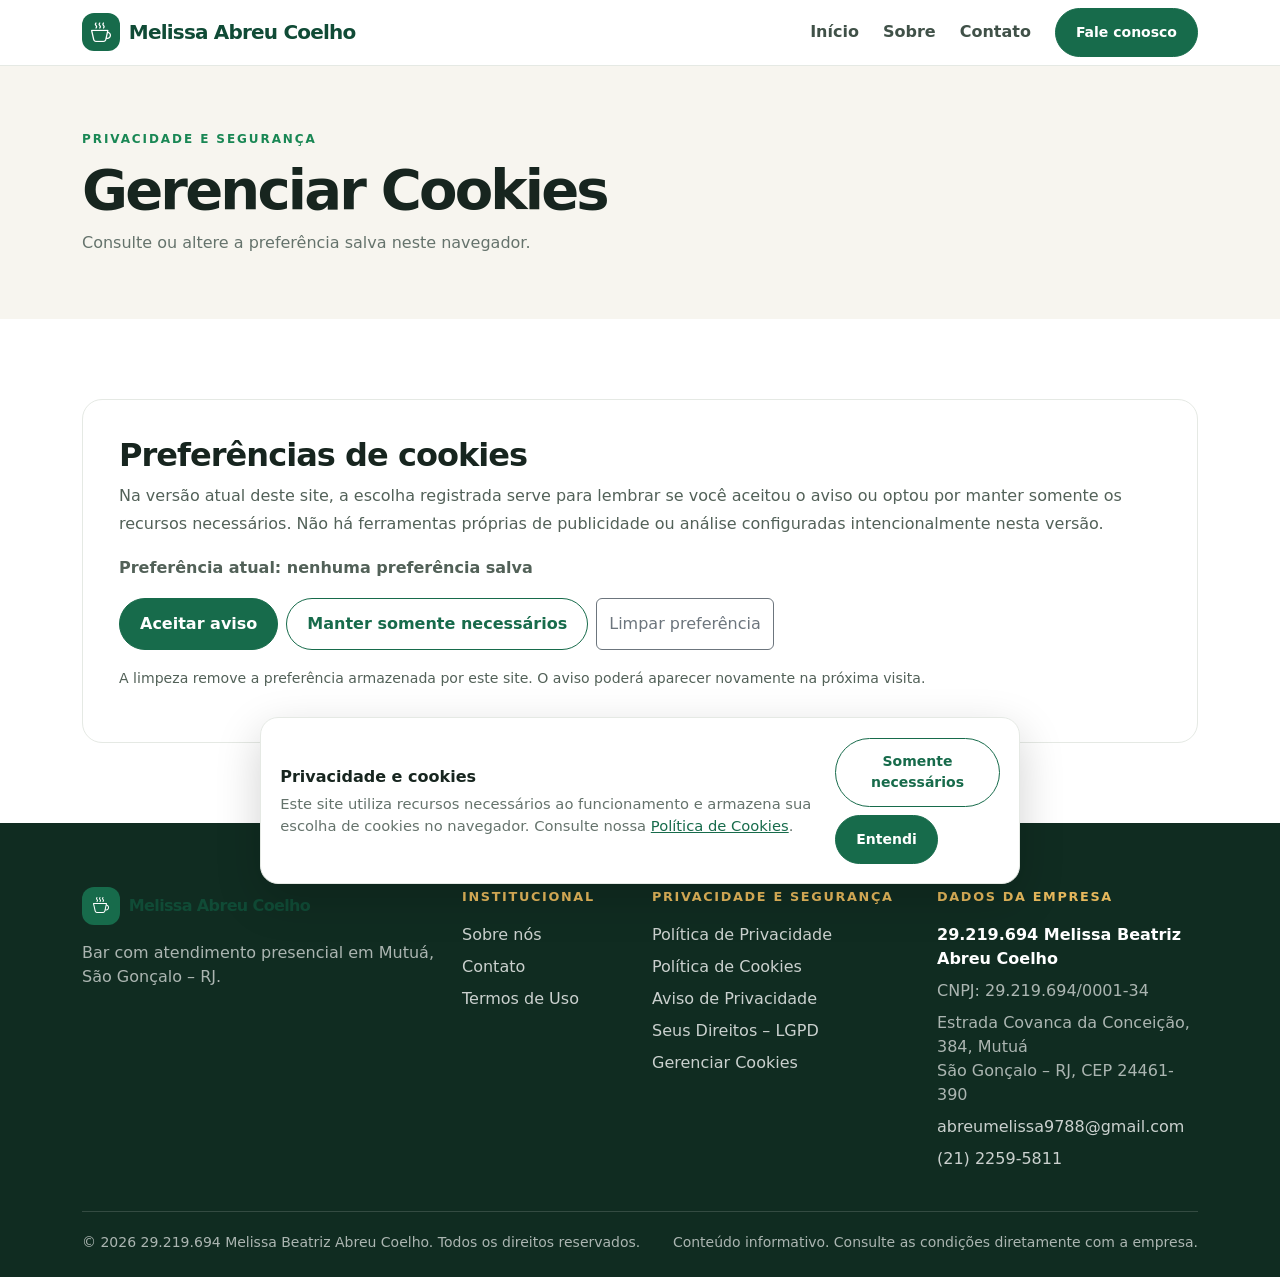
<file: gerenciar-cookies.html>
<!doctype html>
<html lang="pt-BR">
<head>
<meta charset="utf-8">
<meta name="viewport" content="width=device-width, initial-scale=1">
<meta name="description" content="Informações institucionais e canais de contato de 29.219.694 Melissa Beatriz Abreu Coelho, em São Gonçalo, RJ.">
<title>Gerenciar Cookies | 29.219.694 Melissa Beatriz Abreu Coelho</title>
<link href="https://cdn.jsdelivr.net/npm/bootstrap@5.3.3/dist/css/bootstrap.min.css" rel="stylesheet">
<link rel="stylesheet" href="https://cdn.jsdelivr.net/npm/bootstrap-icons@1.11.3/font/bootstrap-icons.min.css">
<link rel="stylesheet" href="assets/css/style.css">
</head>
<body>
<nav class="navbar navbar-expand-lg sticky-top">
 <div class="container">
  <a class="navbar-brand d-flex align-items-center" href="index.html"><span class="brand-mark"><i class="bi bi-cup-hot"></i></span><span>Melissa Abreu Coelho</span></a>
  <button class="navbar-toggler" type="button" data-bs-toggle="collapse" data-bs-target="#mainNav" aria-controls="mainNav" aria-expanded="false" aria-label="Abrir menu"><span class="navbar-toggler-icon"></span></button>
  <div class="collapse navbar-collapse" id="mainNav">
   <ul class="navbar-nav ms-auto align-items-lg-center gap-lg-2">
    <li class="nav-item"><a class="nav-link" href="index.html">Início</a></li>
    <li class="nav-item"><a class="nav-link" href="sobre.html">Sobre</a></li>
    <li class="nav-item"><a class="nav-link" href="contato.html">Contato</a></li>
    <li class="nav-item ms-lg-2"><a class="btn btn-brand btn-sm" href="contato.html">Fale conosco</a></li>
   </ul>
  </div>
 </div>
</nav>

<div class="page-hero"><div class="container"><div class="eyebrow text-success">Privacidade e segurança</div><h1 class="display-4 mt-2">Gerenciar Cookies</h1><p class="section-lead">Consulte ou altere a preferência salva neste navegador.</p></div></div>
<main class="section"><div class="container"><div class="content-card">
<h2>Preferências de cookies</h2><p>Na versão atual deste site, a escolha registrada serve para lembrar se você aceitou o aviso ou optou por manter somente os recursos necessários. Não há ferramentas próprias de publicidade ou análise configuradas intencionalmente nesta versão.</p>
<p id="cookieStatus" class="fw-semibold">Carregando preferência...</p>
<div class="d-flex flex-wrap gap-2"><button class="btn btn-brand" id="manageAccept">Aceitar aviso</button><button class="btn btn-outline-brand" id="manageReject">Manter somente necessários</button><button class="btn btn-outline-secondary" id="manageClear">Limpar preferência</button></div>
<p class="small-note mt-3">A limpeza remove a preferência armazenada por este site. O aviso poderá aparecer novamente na próxima visita.</p>
</div></div></main>
<script>
document.addEventListener('DOMContentLoaded', function(){
 const key='melissa_cookie_choice', status=document.getElementById('cookieStatus');
 function refresh(){const v=localStorage.getItem(key);status.textContent='Preferência atual: '+(v==='accepted'?'aviso entendido':v==='necessary_only'?'somente necessários':'nenhuma preferência salva');}
 document.getElementById('manageAccept').onclick=()=>{localStorage.setItem(key,'accepted');refresh();};
 document.getElementById('manageReject').onclick=()=>{localStorage.setItem(key,'necessary_only');refresh();};
 document.getElementById('manageClear').onclick=()=>{localStorage.removeItem(key);refresh();};
 refresh();
});
</script>

<footer class="site-footer">
 <div class="container">
  <div class="row g-4">
   <div class="col-lg-4">
    <a class="navbar-brand text-white d-inline-flex align-items-center mb-3" href="index.html"><span class="brand-mark"><i class="bi bi-cup-hot"></i></span><span>Melissa Abreu Coelho</span></a>
    <p class="footer-muted">Bar com atendimento presencial em Mutuá, São Gonçalo – RJ.</p>
   </div>
   <div class="col-6 col-lg-2">
    <div class="footer-heading">Institucional</div>
    <ul class="list-unstyled d-grid gap-2">
     <li><a href="sobre.html">Sobre nós</a></li><li><a href="contato.html">Contato</a></li><li><a href="termos.html">Termos de Uso</a></li>
    </ul>
   </div>
   <div class="col-6 col-lg-3">
    <div class="footer-heading">Privacidade e segurança</div>
    <ul class="list-unstyled d-grid gap-2">
     <li><a href="privacidade.html">Política de Privacidade</a></li><li><a href="cookies.html">Política de Cookies</a></li><li><a href="aviso-privacidade.html">Aviso de Privacidade</a></li><li><a href="direitos-lgpd.html">Seus Direitos – LGPD</a></li><li><a href="gerenciar-cookies.html">Gerenciar Cookies</a></li>
    </ul>
   </div>
   <div class="col-lg-3">
    <div class="footer-heading">Dados da empresa</div>
    <p class="footer-muted mb-2"><strong class="text-white">29.219.694 Melissa Beatriz Abreu Coelho</strong></p>
    <p class="footer-muted mb-2">CNPJ: 29.219.694/0001-34</p>
    <p class="footer-muted mb-2">Estrada Covanca da Conceição, 384, Mutuá<br>São Gonçalo – RJ, CEP 24461-390</p>
    <p class="footer-muted mb-2"><a href="mailto:abreumelissa9788@gmail.com">abreumelissa9788@gmail.com</a></p>
    <p class="footer-muted mb-0"><a href="tel:+552122595811">(21) 2259-5811</a></p>
   </div>
  </div>
  <div class="footer-bottom d-flex flex-column flex-md-row justify-content-between gap-2">
   <span class="footer-muted small">© <span class="year"></span> 29.219.694 Melissa Beatriz Abreu Coelho. Todos os direitos reservados.</span>
   <span class="footer-muted small">Conteúdo informativo. Consulte as condições diretamente com a empresa.</span>
  </div>
 </div>
</footer>
<div class="cookie-banner" id="cookieBanner" role="dialog" aria-label="Preferências de cookies">
 <div class="d-flex flex-column flex-md-row gap-3 align-items-md-center justify-content-between">
  <div><strong>Privacidade e cookies</strong><p class="mb-0 mt-1">Este site utiliza recursos necessários ao funcionamento e armazena sua escolha de cookies no navegador. Consulte nossa <a href="cookies.html">Política de Cookies</a>.</p></div>
  <div class="d-flex flex-wrap gap-2">
   <button class="btn btn-sm btn-outline-brand" id="rejectCookies">Somente necessários</button>
   <button class="btn btn-sm btn-brand" id="acceptCookies">Entendi</button>
  </div>
 </div>
</div>

<script src="https://cdn.jsdelivr.net/npm/bootstrap@5.3.3/dist/js/bootstrap.bundle.min.js"></script>
<script src="assets/js/main.js"></script>
<script>document.querySelectorAll('.year').forEach(el => el.textContent = new Date().getFullYear());</script>
</body></html>
</file>
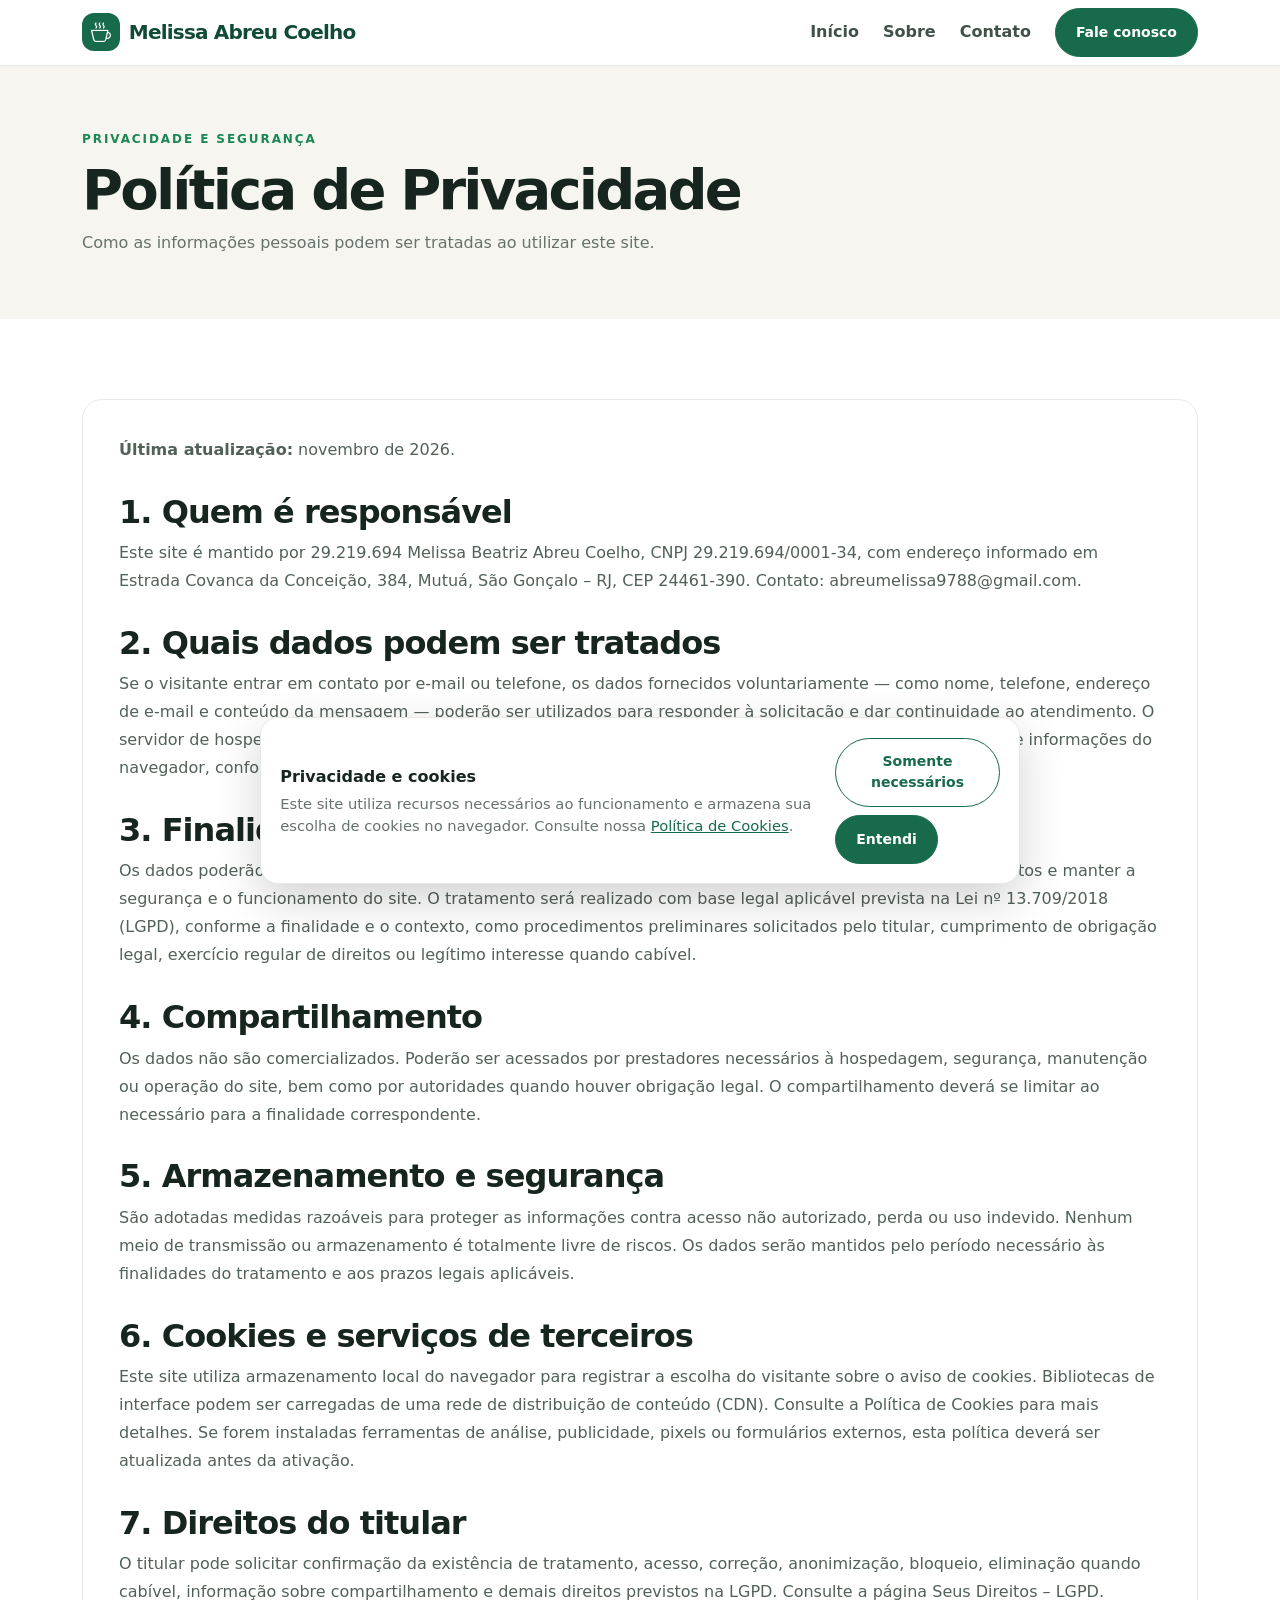
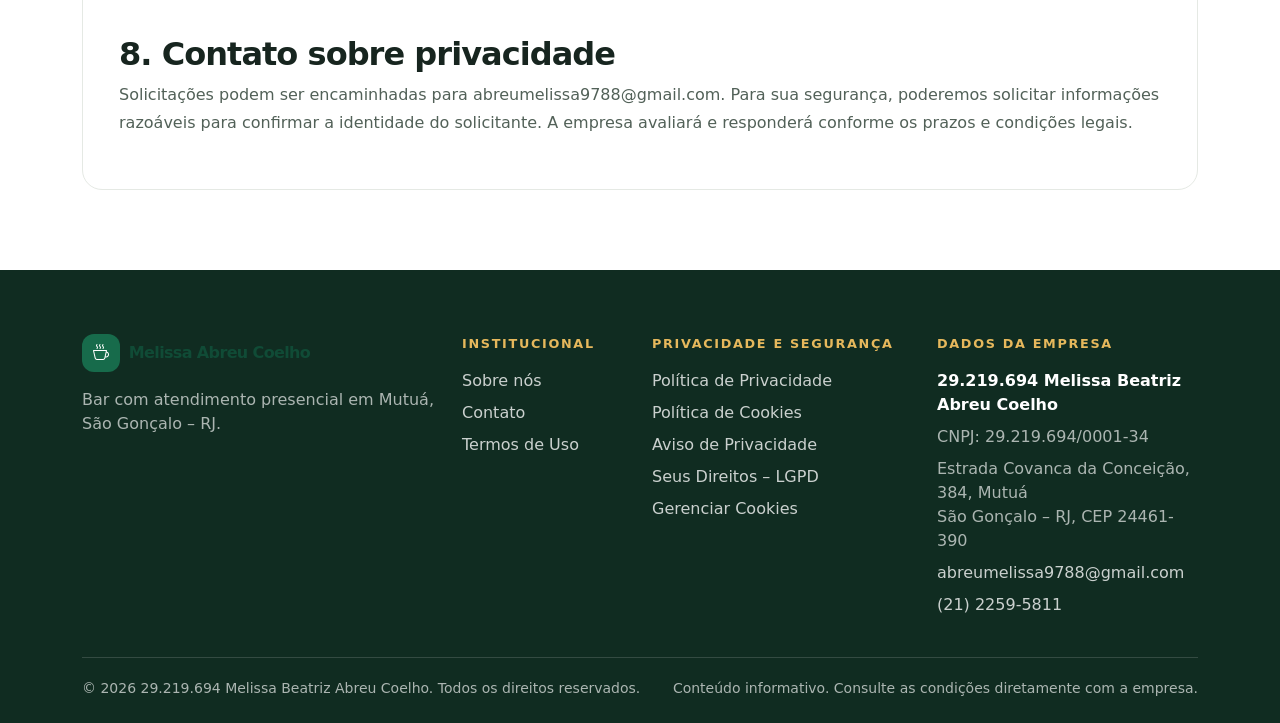
<file: privacidade.html>
<!doctype html>
<html lang="pt-BR">
<head>
<meta charset="utf-8">
<meta name="viewport" content="width=device-width, initial-scale=1">
<meta name="description" content="Informações institucionais e canais de contato de 29.219.694 Melissa Beatriz Abreu Coelho, em São Gonçalo, RJ.">
<title>Política de Privacidade | 29.219.694 Melissa Beatriz Abreu Coelho</title>
<link href="https://cdn.jsdelivr.net/npm/bootstrap@5.3.3/dist/css/bootstrap.min.css" rel="stylesheet">
<link rel="stylesheet" href="https://cdn.jsdelivr.net/npm/bootstrap-icons@1.11.3/font/bootstrap-icons.min.css">
<link rel="stylesheet" href="assets/css/style.css">
</head>
<body>
<nav class="navbar navbar-expand-lg sticky-top">
 <div class="container">
  <a class="navbar-brand d-flex align-items-center" href="index.html"><span class="brand-mark"><i class="bi bi-cup-hot"></i></span><span>Melissa Abreu Coelho</span></a>
  <button class="navbar-toggler" type="button" data-bs-toggle="collapse" data-bs-target="#mainNav" aria-controls="mainNav" aria-expanded="false" aria-label="Abrir menu"><span class="navbar-toggler-icon"></span></button>
  <div class="collapse navbar-collapse" id="mainNav">
   <ul class="navbar-nav ms-auto align-items-lg-center gap-lg-2">
    <li class="nav-item"><a class="nav-link" href="index.html">Início</a></li>
    <li class="nav-item"><a class="nav-link" href="sobre.html">Sobre</a></li>
    <li class="nav-item"><a class="nav-link" href="contato.html">Contato</a></li>
    <li class="nav-item ms-lg-2"><a class="btn btn-brand btn-sm" href="contato.html">Fale conosco</a></li>
   </ul>
  </div>
 </div>
</nav>

<div class="page-hero"><div class="container"><div class="eyebrow text-success">Privacidade e segurança</div><h1 class="display-4 mt-2">Política de Privacidade</h1><p class="section-lead">Como as informações pessoais podem ser tratadas ao utilizar este site.</p></div></div>
<main class="section"><div class="container"><article class="content-card">
<p><strong>Última atualização:</strong> novembro de 2026.</p>
<h2>1. Quem é responsável</h2><p>Este site é mantido por 29.219.694 Melissa Beatriz Abreu Coelho, CNPJ 29.219.694/0001-34, com endereço informado em Estrada Covanca da Conceição, 384, Mutuá, São Gonçalo – RJ, CEP 24461-390. Contato: abreumelissa9788@gmail.com.</p>
<h2>2. Quais dados podem ser tratados</h2><p>Se o visitante entrar em contato por e-mail ou telefone, os dados fornecidos voluntariamente — como nome, telefone, endereço de e-mail e conteúdo da mensagem — poderão ser utilizados para responder à solicitação e dar continuidade ao atendimento. O servidor de hospedagem e recursos técnicos podem registrar dados de conexão, como endereço IP, data, hora e informações do navegador, conforme a configuração do serviço utilizado.</p>
<h2>3. Finalidades e bases legais</h2><p>Os dados poderão ser tratados para responder contatos e solicitações, cumprir obrigações legais, proteger direitos e manter a segurança e o funcionamento do site. O tratamento será realizado com base legal aplicável prevista na Lei nº 13.709/2018 (LGPD), conforme a finalidade e o contexto, como procedimentos preliminares solicitados pelo titular, cumprimento de obrigação legal, exercício regular de direitos ou legítimo interesse quando cabível.</p>
<h2>4. Compartilhamento</h2><p>Os dados não são comercializados. Poderão ser acessados por prestadores necessários à hospedagem, segurança, manutenção ou operação do site, bem como por autoridades quando houver obrigação legal. O compartilhamento deverá se limitar ao necessário para a finalidade correspondente.</p>
<h2>5. Armazenamento e segurança</h2><p>São adotadas medidas razoáveis para proteger as informações contra acesso não autorizado, perda ou uso indevido. Nenhum meio de transmissão ou armazenamento é totalmente livre de riscos. Os dados serão mantidos pelo período necessário às finalidades do tratamento e aos prazos legais aplicáveis.</p>
<h2>6. Cookies e serviços de terceiros</h2><p>Este site utiliza armazenamento local do navegador para registrar a escolha do visitante sobre o aviso de cookies. Bibliotecas de interface podem ser carregadas de uma rede de distribuição de conteúdo (CDN). Consulte a Política de Cookies para mais detalhes. Se forem instaladas ferramentas de análise, publicidade, pixels ou formulários externos, esta política deverá ser atualizada antes da ativação.</p>
<h2>7. Direitos do titular</h2><p>O titular pode solicitar confirmação da existência de tratamento, acesso, correção, anonimização, bloqueio, eliminação quando cabível, informação sobre compartilhamento e demais direitos previstos na LGPD. Consulte a página Seus Direitos – LGPD.</p>
<h2>8. Contato sobre privacidade</h2><p>Solicitações podem ser encaminhadas para abreumelissa9788@gmail.com. Para sua segurança, poderemos solicitar informações razoáveis para confirmar a identidade do solicitante. A empresa avaliará e responderá conforme os prazos e condições legais.</p>
</article></div></main>

<footer class="site-footer">
 <div class="container">
  <div class="row g-4">
   <div class="col-lg-4">
    <a class="navbar-brand text-white d-inline-flex align-items-center mb-3" href="index.html"><span class="brand-mark"><i class="bi bi-cup-hot"></i></span><span>Melissa Abreu Coelho</span></a>
    <p class="footer-muted">Bar com atendimento presencial em Mutuá, São Gonçalo – RJ.</p>
   </div>
   <div class="col-6 col-lg-2">
    <div class="footer-heading">Institucional</div>
    <ul class="list-unstyled d-grid gap-2">
     <li><a href="sobre.html">Sobre nós</a></li><li><a href="contato.html">Contato</a></li><li><a href="termos.html">Termos de Uso</a></li>
    </ul>
   </div>
   <div class="col-6 col-lg-3">
    <div class="footer-heading">Privacidade e segurança</div>
    <ul class="list-unstyled d-grid gap-2">
     <li><a href="privacidade.html">Política de Privacidade</a></li><li><a href="cookies.html">Política de Cookies</a></li><li><a href="aviso-privacidade.html">Aviso de Privacidade</a></li><li><a href="direitos-lgpd.html">Seus Direitos – LGPD</a></li><li><a href="gerenciar-cookies.html">Gerenciar Cookies</a></li>
    </ul>
   </div>
   <div class="col-lg-3">
    <div class="footer-heading">Dados da empresa</div>
    <p class="footer-muted mb-2"><strong class="text-white">29.219.694 Melissa Beatriz Abreu Coelho</strong></p>
    <p class="footer-muted mb-2">CNPJ: 29.219.694/0001-34</p>
    <p class="footer-muted mb-2">Estrada Covanca da Conceição, 384, Mutuá<br>São Gonçalo – RJ, CEP 24461-390</p>
    <p class="footer-muted mb-2"><a href="mailto:abreumelissa9788@gmail.com">abreumelissa9788@gmail.com</a></p>
    <p class="footer-muted mb-0"><a href="tel:+552122595811">(21) 2259-5811</a></p>
   </div>
  </div>
  <div class="footer-bottom d-flex flex-column flex-md-row justify-content-between gap-2">
   <span class="footer-muted small">© <span class="year"></span> 29.219.694 Melissa Beatriz Abreu Coelho. Todos os direitos reservados.</span>
   <span class="footer-muted small">Conteúdo informativo. Consulte as condições diretamente com a empresa.</span>
  </div>
 </div>
</footer>
<div class="cookie-banner" id="cookieBanner" role="dialog" aria-label="Preferências de cookies">
 <div class="d-flex flex-column flex-md-row gap-3 align-items-md-center justify-content-between">
  <div><strong>Privacidade e cookies</strong><p class="mb-0 mt-1">Este site utiliza recursos necessários ao funcionamento e armazena sua escolha de cookies no navegador. Consulte nossa <a href="cookies.html">Política de Cookies</a>.</p></div>
  <div class="d-flex flex-wrap gap-2">
   <button class="btn btn-sm btn-outline-brand" id="rejectCookies">Somente necessários</button>
   <button class="btn btn-sm btn-brand" id="acceptCookies">Entendi</button>
  </div>
 </div>
</div>

<script src="https://cdn.jsdelivr.net/npm/bootstrap@5.3.3/dist/js/bootstrap.bundle.min.js"></script>
<script src="assets/js/main.js"></script>
<script>document.querySelectorAll('.year').forEach(el => el.textContent = new Date().getFullYear());</script>
</body></html>
</file>
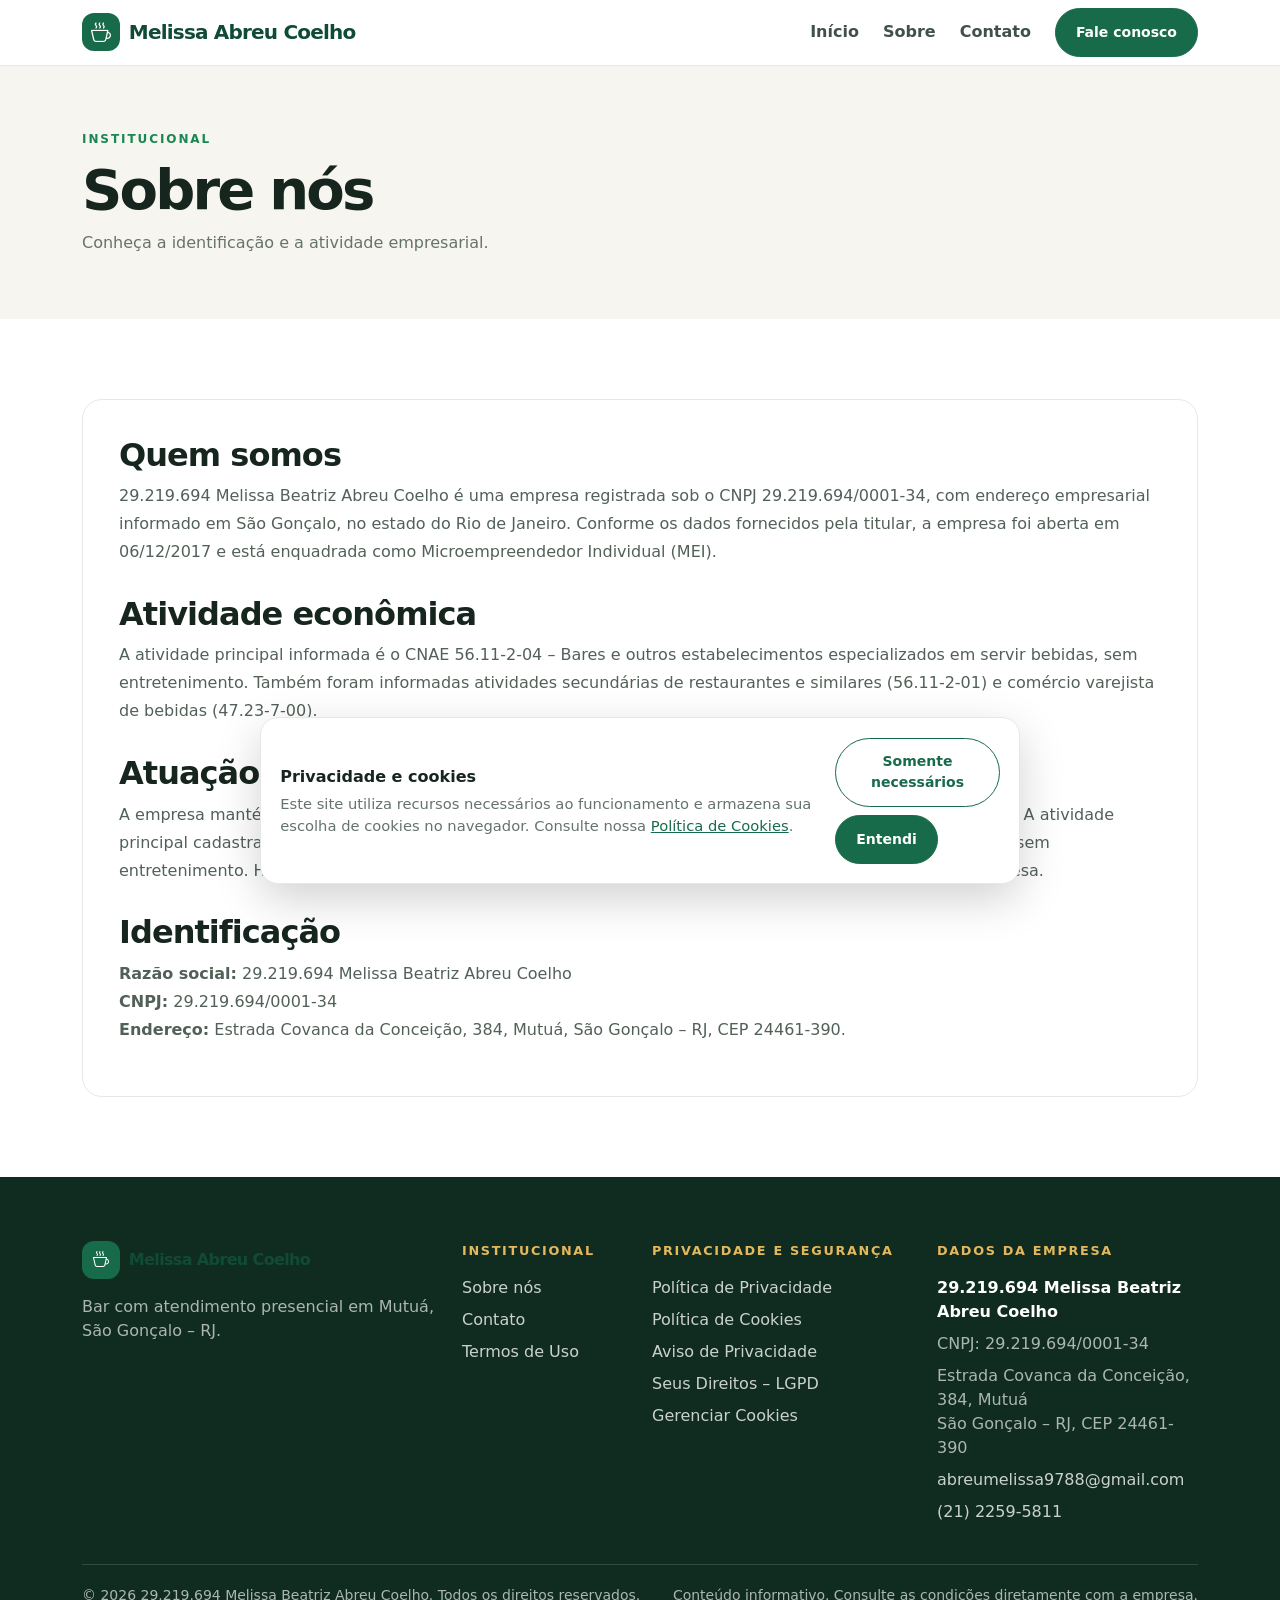
<file: sobre.html>
<!doctype html>
<html lang="pt-BR">
<head>
<meta charset="utf-8">
<meta name="viewport" content="width=device-width, initial-scale=1">
<meta name="description" content="Informações institucionais e canais de contato de 29.219.694 Melissa Beatriz Abreu Coelho, em São Gonçalo, RJ.">
<title>Sobre nós | 29.219.694 Melissa Beatriz Abreu Coelho</title>
<link href="https://cdn.jsdelivr.net/npm/bootstrap@5.3.3/dist/css/bootstrap.min.css" rel="stylesheet">
<link rel="stylesheet" href="https://cdn.jsdelivr.net/npm/bootstrap-icons@1.11.3/font/bootstrap-icons.min.css">
<link rel="stylesheet" href="assets/css/style.css">
</head>
<body>
<nav class="navbar navbar-expand-lg sticky-top">
 <div class="container">
  <a class="navbar-brand d-flex align-items-center" href="index.html"><span class="brand-mark"><i class="bi bi-cup-hot"></i></span><span>Melissa Abreu Coelho</span></a>
  <button class="navbar-toggler" type="button" data-bs-toggle="collapse" data-bs-target="#mainNav" aria-controls="mainNav" aria-expanded="false" aria-label="Abrir menu"><span class="navbar-toggler-icon"></span></button>
  <div class="collapse navbar-collapse" id="mainNav">
   <ul class="navbar-nav ms-auto align-items-lg-center gap-lg-2">
    <li class="nav-item"><a class="nav-link" href="index.html">Início</a></li>
    <li class="nav-item"><a class="nav-link" href="sobre.html">Sobre</a></li>
    <li class="nav-item"><a class="nav-link" href="contato.html">Contato</a></li>
    <li class="nav-item ms-lg-2"><a class="btn btn-brand btn-sm" href="contato.html">Fale conosco</a></li>
   </ul>
  </div>
 </div>
</nav>

<div class="page-hero"><div class="container"><div class="eyebrow text-success">Institucional</div><h1 class="display-4 mt-2">Sobre nós</h1><p class="section-lead">Conheça a identificação e a atividade empresarial.</p></div></div>
<main class="section"><div class="container"><div class="content-card">
<h2>Quem somos</h2><p>29.219.694 Melissa Beatriz Abreu Coelho é uma empresa registrada sob o CNPJ 29.219.694/0001-34, com endereço empresarial informado em São Gonçalo, no estado do Rio de Janeiro. Conforme os dados fornecidos pela titular, a empresa foi aberta em 06/12/2017 e está enquadrada como Microempreendedor Individual (MEI).</p>
<h2>Atividade econômica</h2><p>A atividade principal informada é o CNAE 56.11-2-04 – Bares e outros estabelecimentos especializados em servir bebidas, sem entretenimento. Também foram informadas atividades secundárias de restaurantes e similares (56.11-2-01) e comércio varejista de bebidas (47.23-7-00).</p>
<h2>Atuação</h2><p>A empresa mantém um bar em funcionamento no endereço informado, com atendimento presencial ao público. A atividade principal cadastrada é o CNAE 56.11-2-04 – Bares e outros estabelecimentos especializados em servir bebidas, sem entretenimento. Horários de funcionamento e disponibilidade devem ser confirmados diretamente com a empresa.</p>
<h2>Identificação</h2><p><strong>Razão social:</strong> 29.219.694 Melissa Beatriz Abreu Coelho<br><strong>CNPJ:</strong> 29.219.694/0001-34<br><strong>Endereço:</strong> Estrada Covanca da Conceição, 384, Mutuá, São Gonçalo – RJ, CEP 24461-390.</p>
</div></div></main>

<footer class="site-footer">
 <div class="container">
  <div class="row g-4">
   <div class="col-lg-4">
    <a class="navbar-brand text-white d-inline-flex align-items-center mb-3" href="index.html"><span class="brand-mark"><i class="bi bi-cup-hot"></i></span><span>Melissa Abreu Coelho</span></a>
    <p class="footer-muted">Bar com atendimento presencial em Mutuá, São Gonçalo – RJ.</p>
   </div>
   <div class="col-6 col-lg-2">
    <div class="footer-heading">Institucional</div>
    <ul class="list-unstyled d-grid gap-2">
     <li><a href="sobre.html">Sobre nós</a></li><li><a href="contato.html">Contato</a></li><li><a href="termos.html">Termos de Uso</a></li>
    </ul>
   </div>
   <div class="col-6 col-lg-3">
    <div class="footer-heading">Privacidade e segurança</div>
    <ul class="list-unstyled d-grid gap-2">
     <li><a href="privacidade.html">Política de Privacidade</a></li><li><a href="cookies.html">Política de Cookies</a></li><li><a href="aviso-privacidade.html">Aviso de Privacidade</a></li><li><a href="direitos-lgpd.html">Seus Direitos – LGPD</a></li><li><a href="gerenciar-cookies.html">Gerenciar Cookies</a></li>
    </ul>
   </div>
   <div class="col-lg-3">
    <div class="footer-heading">Dados da empresa</div>
    <p class="footer-muted mb-2"><strong class="text-white">29.219.694 Melissa Beatriz Abreu Coelho</strong></p>
    <p class="footer-muted mb-2">CNPJ: 29.219.694/0001-34</p>
    <p class="footer-muted mb-2">Estrada Covanca da Conceição, 384, Mutuá<br>São Gonçalo – RJ, CEP 24461-390</p>
    <p class="footer-muted mb-2"><a href="mailto:abreumelissa9788@gmail.com">abreumelissa9788@gmail.com</a></p>
    <p class="footer-muted mb-0"><a href="tel:+552122595811">(21) 2259-5811</a></p>
   </div>
  </div>
  <div class="footer-bottom d-flex flex-column flex-md-row justify-content-between gap-2">
   <span class="footer-muted small">© <span class="year"></span> 29.219.694 Melissa Beatriz Abreu Coelho. Todos os direitos reservados.</span>
   <span class="footer-muted small">Conteúdo informativo. Consulte as condições diretamente com a empresa.</span>
  </div>
 </div>
</footer>
<div class="cookie-banner" id="cookieBanner" role="dialog" aria-label="Preferências de cookies">
 <div class="d-flex flex-column flex-md-row gap-3 align-items-md-center justify-content-between">
  <div><strong>Privacidade e cookies</strong><p class="mb-0 mt-1">Este site utiliza recursos necessários ao funcionamento e armazena sua escolha de cookies no navegador. Consulte nossa <a href="cookies.html">Política de Cookies</a>.</p></div>
  <div class="d-flex flex-wrap gap-2">
   <button class="btn btn-sm btn-outline-brand" id="rejectCookies">Somente necessários</button>
   <button class="btn btn-sm btn-brand" id="acceptCookies">Entendi</button>
  </div>
 </div>
</div>

<script src="https://cdn.jsdelivr.net/npm/bootstrap@5.3.3/dist/js/bootstrap.bundle.min.js"></script>
<script src="assets/js/main.js"></script>
<script>document.querySelectorAll('.year').forEach(el => el.textContent = new Date().getFullYear());</script>
</body></html>
</file>
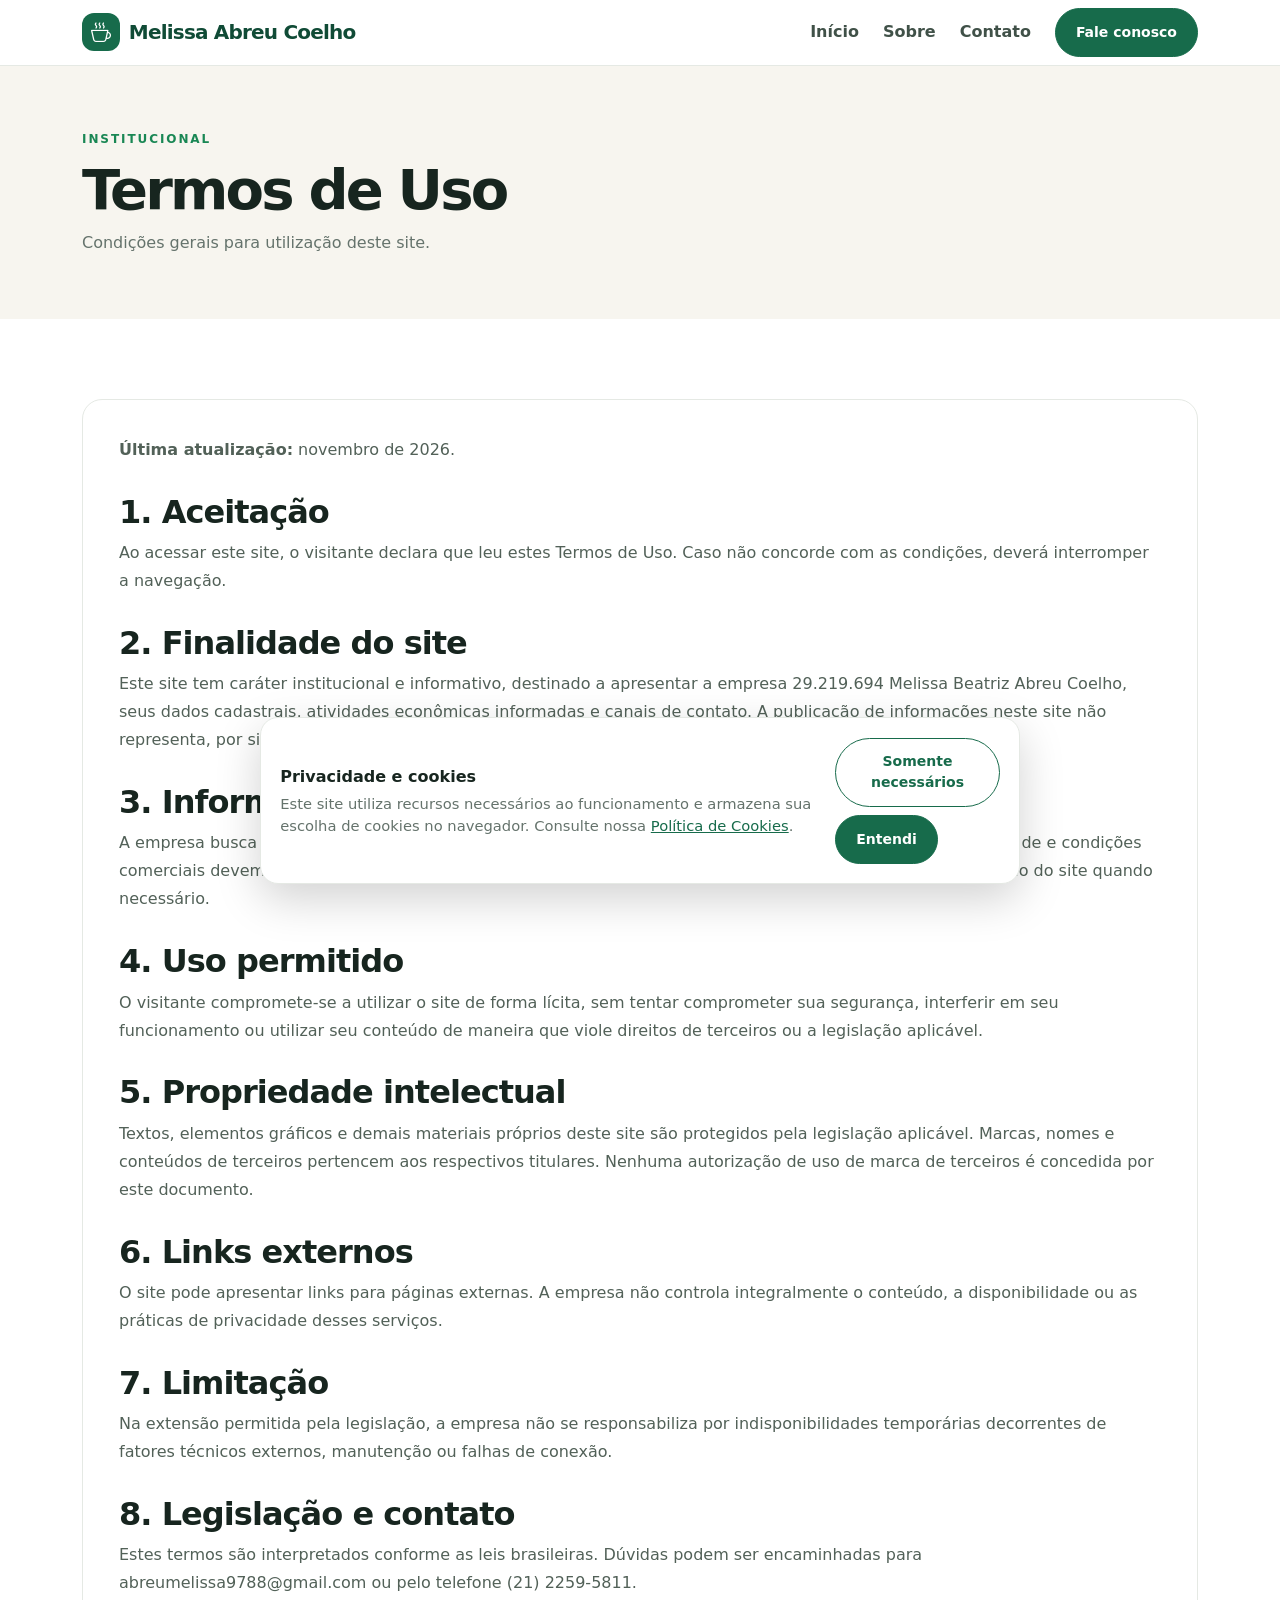
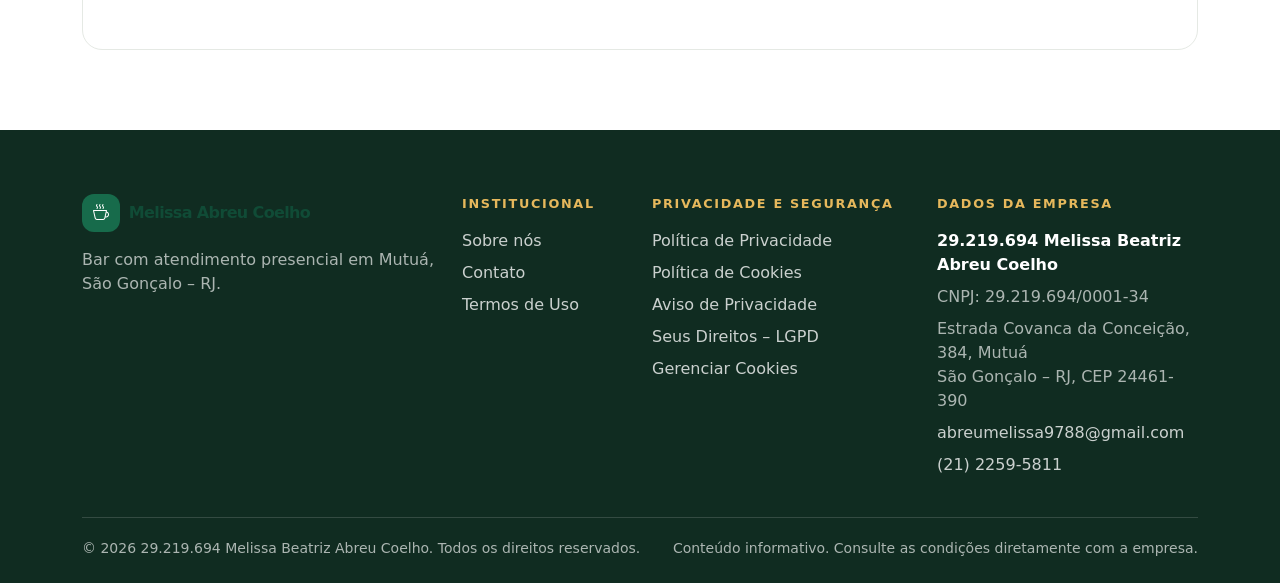
<file: termos.html>
<!doctype html>
<html lang="pt-BR">
<head>
<meta charset="utf-8">
<meta name="viewport" content="width=device-width, initial-scale=1">
<meta name="description" content="Informações institucionais e canais de contato de 29.219.694 Melissa Beatriz Abreu Coelho, em São Gonçalo, RJ.">
<title>Termos de Uso | 29.219.694 Melissa Beatriz Abreu Coelho</title>
<link href="https://cdn.jsdelivr.net/npm/bootstrap@5.3.3/dist/css/bootstrap.min.css" rel="stylesheet">
<link rel="stylesheet" href="https://cdn.jsdelivr.net/npm/bootstrap-icons@1.11.3/font/bootstrap-icons.min.css">
<link rel="stylesheet" href="assets/css/style.css">
</head>
<body>
<nav class="navbar navbar-expand-lg sticky-top">
 <div class="container">
  <a class="navbar-brand d-flex align-items-center" href="index.html"><span class="brand-mark"><i class="bi bi-cup-hot"></i></span><span>Melissa Abreu Coelho</span></a>
  <button class="navbar-toggler" type="button" data-bs-toggle="collapse" data-bs-target="#mainNav" aria-controls="mainNav" aria-expanded="false" aria-label="Abrir menu"><span class="navbar-toggler-icon"></span></button>
  <div class="collapse navbar-collapse" id="mainNav">
   <ul class="navbar-nav ms-auto align-items-lg-center gap-lg-2">
    <li class="nav-item"><a class="nav-link" href="index.html">Início</a></li>
    <li class="nav-item"><a class="nav-link" href="sobre.html">Sobre</a></li>
    <li class="nav-item"><a class="nav-link" href="contato.html">Contato</a></li>
    <li class="nav-item ms-lg-2"><a class="btn btn-brand btn-sm" href="contato.html">Fale conosco</a></li>
   </ul>
  </div>
 </div>
</nav>

<div class="page-hero"><div class="container"><div class="eyebrow text-success">Institucional</div><h1 class="display-4 mt-2">Termos de Uso</h1><p class="section-lead">Condições gerais para utilização deste site.</p></div></div>
<main class="section"><div class="container"><article class="content-card">
<p><strong>Última atualização:</strong> novembro de 2026.</p>
<h2>1. Aceitação</h2><p>Ao acessar este site, o visitante declara que leu estes Termos de Uso. Caso não concorde com as condições, deverá interromper a navegação.</p>
<h2>2. Finalidade do site</h2><p>Este site tem caráter institucional e informativo, destinado a apresentar a empresa 29.219.694 Melissa Beatriz Abreu Coelho, seus dados cadastrais, atividades econômicas informadas e canais de contato. A publicação de informações neste site não representa, por si só, confirmação de disponibilidade de produtos, preços, estoque, reservas ou contratação.</p>
<h2>3. Informações e atualizações</h2><p>A empresa busca manter as informações corretas e atualizadas, mas dados de contato, atividades, disponibilidade e condições comerciais devem ser confirmados diretamente pelos canais informados. A empresa poderá atualizar o conteúdo do site quando necessário.</p>
<h2>4. Uso permitido</h2><p>O visitante compromete-se a utilizar o site de forma lícita, sem tentar comprometer sua segurança, interferir em seu funcionamento ou utilizar seu conteúdo de maneira que viole direitos de terceiros ou a legislação aplicável.</p>
<h2>5. Propriedade intelectual</h2><p>Textos, elementos gráficos e demais materiais próprios deste site são protegidos pela legislação aplicável. Marcas, nomes e conteúdos de terceiros pertencem aos respectivos titulares. Nenhuma autorização de uso de marca de terceiros é concedida por este documento.</p>
<h2>6. Links externos</h2><p>O site pode apresentar links para páginas externas. A empresa não controla integralmente o conteúdo, a disponibilidade ou as práticas de privacidade desses serviços.</p>
<h2>7. Limitação</h2><p>Na extensão permitida pela legislação, a empresa não se responsabiliza por indisponibilidades temporárias decorrentes de fatores técnicos externos, manutenção ou falhas de conexão.</p>
<h2>8. Legislação e contato</h2><p>Estes termos são interpretados conforme as leis brasileiras. Dúvidas podem ser encaminhadas para abreumelissa9788@gmail.com ou pelo telefone (21) 2259-5811.</p>
</article></div></main>

<footer class="site-footer">
 <div class="container">
  <div class="row g-4">
   <div class="col-lg-4">
    <a class="navbar-brand text-white d-inline-flex align-items-center mb-3" href="index.html"><span class="brand-mark"><i class="bi bi-cup-hot"></i></span><span>Melissa Abreu Coelho</span></a>
    <p class="footer-muted">Bar com atendimento presencial em Mutuá, São Gonçalo – RJ.</p>
   </div>
   <div class="col-6 col-lg-2">
    <div class="footer-heading">Institucional</div>
    <ul class="list-unstyled d-grid gap-2">
     <li><a href="sobre.html">Sobre nós</a></li><li><a href="contato.html">Contato</a></li><li><a href="termos.html">Termos de Uso</a></li>
    </ul>
   </div>
   <div class="col-6 col-lg-3">
    <div class="footer-heading">Privacidade e segurança</div>
    <ul class="list-unstyled d-grid gap-2">
     <li><a href="privacidade.html">Política de Privacidade</a></li><li><a href="cookies.html">Política de Cookies</a></li><li><a href="aviso-privacidade.html">Aviso de Privacidade</a></li><li><a href="direitos-lgpd.html">Seus Direitos – LGPD</a></li><li><a href="gerenciar-cookies.html">Gerenciar Cookies</a></li>
    </ul>
   </div>
   <div class="col-lg-3">
    <div class="footer-heading">Dados da empresa</div>
    <p class="footer-muted mb-2"><strong class="text-white">29.219.694 Melissa Beatriz Abreu Coelho</strong></p>
    <p class="footer-muted mb-2">CNPJ: 29.219.694/0001-34</p>
    <p class="footer-muted mb-2">Estrada Covanca da Conceição, 384, Mutuá<br>São Gonçalo – RJ, CEP 24461-390</p>
    <p class="footer-muted mb-2"><a href="mailto:abreumelissa9788@gmail.com">abreumelissa9788@gmail.com</a></p>
    <p class="footer-muted mb-0"><a href="tel:+552122595811">(21) 2259-5811</a></p>
   </div>
  </div>
  <div class="footer-bottom d-flex flex-column flex-md-row justify-content-between gap-2">
   <span class="footer-muted small">© <span class="year"></span> 29.219.694 Melissa Beatriz Abreu Coelho. Todos os direitos reservados.</span>
   <span class="footer-muted small">Conteúdo informativo. Consulte as condições diretamente com a empresa.</span>
  </div>
 </div>
</footer>
<div class="cookie-banner" id="cookieBanner" role="dialog" aria-label="Preferências de cookies">
 <div class="d-flex flex-column flex-md-row gap-3 align-items-md-center justify-content-between">
  <div><strong>Privacidade e cookies</strong><p class="mb-0 mt-1">Este site utiliza recursos necessários ao funcionamento e armazena sua escolha de cookies no navegador. Consulte nossa <a href="cookies.html">Política de Cookies</a>.</p></div>
  <div class="d-flex flex-wrap gap-2">
   <button class="btn btn-sm btn-outline-brand" id="rejectCookies">Somente necessários</button>
   <button class="btn btn-sm btn-brand" id="acceptCookies">Entendi</button>
  </div>
 </div>
</div>

<script src="https://cdn.jsdelivr.net/npm/bootstrap@5.3.3/dist/js/bootstrap.bundle.min.js"></script>
<script src="assets/js/main.js"></script>
<script>document.querySelectorAll('.year').forEach(el => el.textContent = new Date().getFullYear());</script>
</body></html>
</file>
<file: assets/css/style.css>
:root{
  --ink:#17251f; --muted:#65736c; --brand:#176b4b; --brand-dark:#104b36;
  --accent:#e6b85c; --cream:#f7f5ef; --line:#e5e9e4;
}
*{box-sizing:border-box}
html{scroll-behavior:smooth}
body{font-family:system-ui,-apple-system,"Segoe UI",sans-serif;color:var(--ink);background:#fff}
a{color:var(--brand)}
.navbar{background:rgba(255,255,255,.96);backdrop-filter:blur(10px);border-bottom:1px solid var(--line)}
.navbar-brand{font-weight:800;letter-spacing:-.04em;color:var(--brand-dark)!important}
.brand-mark{display:inline-grid;place-items:center;width:38px;height:38px;border-radius:12px;background:var(--brand);color:#fff;margin-right:.55rem}
.nav-link{font-weight:600;color:#405148!important}
.nav-link:hover,.nav-link:focus{color:var(--brand)!important}
.btn-brand{background:var(--brand);border-color:var(--brand);color:#fff;font-weight:700;border-radius:999px;padding:.8rem 1.25rem}
.btn-brand:hover{background:var(--brand-dark);border-color:var(--brand-dark);color:#fff}
.btn-outline-brand{border:1px solid var(--brand);color:var(--brand);border-radius:999px;font-weight:700;padding:.8rem 1.25rem}
.btn-outline-brand:hover{background:var(--brand);color:#fff}
.hero{background:linear-gradient(115deg,#0d3023,#176b4b);color:#fff;padding:7.5rem 0 6.5rem;position:relative;overflow:hidden}
.hero:after{content:"";position:absolute;width:420px;height:420px;border:1px solid rgba(255,255,255,.18);border-radius:50%;right:-100px;top:-140px;box-shadow:0 0 0 45px rgba(255,255,255,.04),0 0 0 90px rgba(255,255,255,.03)}
.hero .container{position:relative;z-index:1}
.eyebrow{text-transform:uppercase;letter-spacing:.16em;font-size:.75rem;font-weight:800;color:var(--accent)}
.hero h1{font-weight:850;letter-spacing:-.055em;line-height:1.03;font-size:clamp(2.6rem,6vw,5rem);max-width:850px}
.hero p{font-size:1.15rem;color:rgba(255,255,255,.83);max-width:640px}
.section{padding:5rem 0}
.section-soft{background:var(--cream)}
.section-title{font-weight:850;letter-spacing:-.045em}
.section-lead{color:var(--muted);max-width:680px}
.icon-tile{width:54px;height:54px;border-radius:16px;background:#e8f2ed;color:var(--brand);display:grid;place-items:center;font-size:1.35rem}
.feature-card{height:100%;border:1px solid var(--line);border-radius:22px;padding:1.6rem;background:#fff;transition:transform .2s,box-shadow .2s}
.feature-card:hover{transform:translateY(-4px);box-shadow:0 16px 35px rgba(20,50,35,.08)}
.photo-placeholder{min-height:280px;border-radius:24px;background:linear-gradient(135deg,#d9e7de,#f0dfb7);display:grid;place-items:center;color:#365747;text-align:center;padding:2rem}
.photo-placeholder i{font-size:3rem}
.info-strip{background:var(--brand-dark);color:#fff;border-radius:24px;padding:2rem}
.info-strip p{color:rgba(255,255,255,.75)}
.page-hero{background:var(--cream);padding:4rem 0 3rem}
.page-hero h1{font-weight:850;letter-spacing:-.05em}
.content-card{border:1px solid var(--line);border-radius:20px;padding:clamp(1.25rem,3vw,2.25rem);background:#fff}
.content-card h2{font-weight:800;letter-spacing:-.03em;margin-top:1.8rem}
.content-card h2:first-child{margin-top:0}
.content-card p,.content-card li{color:#526158;line-height:1.75}
.contact-item{display:flex;gap:1rem;align-items:flex-start;padding:1.1rem 0;border-bottom:1px solid var(--line)}
.contact-item:last-child{border:0}
.contact-item i{font-size:1.2rem;color:var(--brand);margin-top:.15rem}
.site-footer{background:#102c21;color:#fff;padding:4rem 0 1.5rem}
.site-footer a{color:rgba(255,255,255,.78);text-decoration:none}
.site-footer a:hover{color:#fff;text-decoration:underline}
.footer-heading{font-size:.8rem;text-transform:uppercase;letter-spacing:.13em;color:var(--accent);font-weight:800;margin-bottom:1rem}
.footer-muted{color:rgba(255,255,255,.65)}
.footer-bottom{border-top:1px solid rgba(255,255,255,.15);margin-top:2.5rem;padding-top:1.25rem}
.cookie-banner{position:fixed;z-index:1080;left:1rem;right:1rem;bottom:1rem;max-width:760px;margin:auto;background:#fff;border:1px solid var(--line);box-shadow:0 15px 45px rgba(0,0,0,.18);border-radius:18px;padding:1.2rem;display:none}
.cookie-banner.show{display:block}
.cookie-banner p{color:var(--muted);font-size:.92rem}
.form-control,.form-select{border-radius:12px;padding:.8rem 1rem;border-color:#d8e0da}
.form-control:focus,.form-select:focus{border-color:var(--brand);box-shadow:0 0 0 .2rem rgba(23,107,75,.12)}
.small-note{font-size:.88rem;color:var(--muted)}
@media(max-width:767px){.hero{padding:5.5rem 0 4.5rem}.section{padding:3.7rem 0}.site-footer{padding-top:3rem}}

/* Galeria de imagens enviadas */
.gallery-img{width:100%;height:290px;object-fit:cover;display:block;border-radius:20px;border:1px solid var(--line)}
.gallery-card{height:100%;background:#fff;border:1px solid var(--line);border-radius:22px;padding:12px}
.gallery-card p{color:var(--muted);font-size:.9rem;margin:.75rem .25rem .25rem}
.image-disclaimer{font-size:.88rem;color:var(--muted);background:#f7f5ef;border-left:3px solid var(--accent);padding:1rem 1.1rem;border-radius:8px}

/* Seção de localização */
#localizacao iframe{border:0}
#localizacao .btn{border-radius:999px;padding:.8rem 1.25rem}

/* Correção de exibição do mapa incorporado */
#localizacao .ratio{background:#e8eee9;min-height:360px}
#localizacao iframe{display:block;width:100%;height:100%;border:0}
#localizacao .map-fallback{background:rgba(255,255,255,.08);color:inherit}
#localizacao .map-fallback a{color:inherit;text-decoration:underline;font-weight:600}

/* Site institucional alinhado à operação presencial confirmada */
#localizacao .ratio{min-height:360px;background:#e8eee9}
#localizacao iframe{display:block;width:100%;height:100%;border:0}
#localizacao .map-fallback{font-size:.9rem;padding:.75rem;background:#f4f7f4;color:#244536}
#localizacao .map-fallback a{color:#176b4b;font-weight:700}

/* Ajuste definitivo do mapa: somente o iframe fica dentro de .ratio.
   O aviso alternativo permanece abaixo do mapa e não o sobrepõe. */
#localizacao .ratio { position: relative; min-height: 360px; background: #eef2ef; }
#localizacao .ratio > iframe { position: absolute; inset: 0; width: 100%; height: 100%; border: 0; }
#localizacao .map-fallback { position: static; width: auto; height: auto; color: inherit; background: transparent; }
</file>
